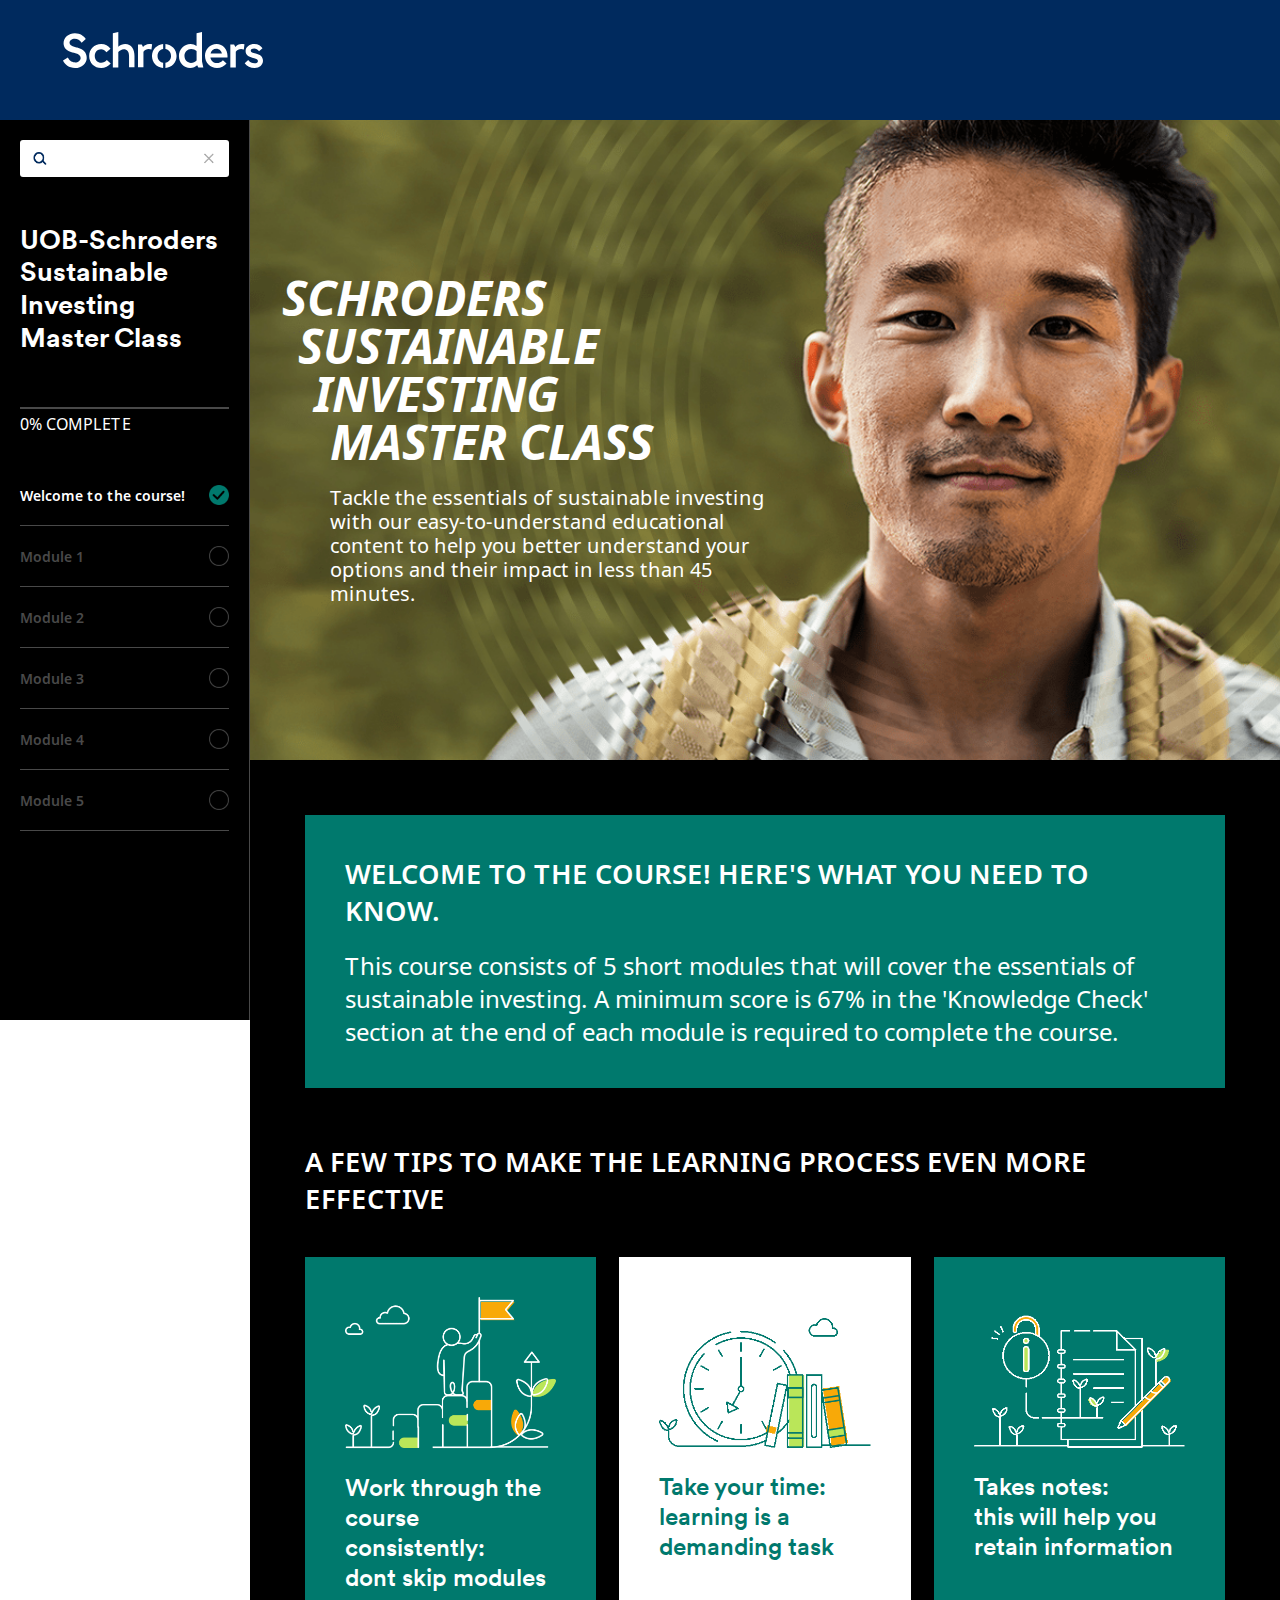
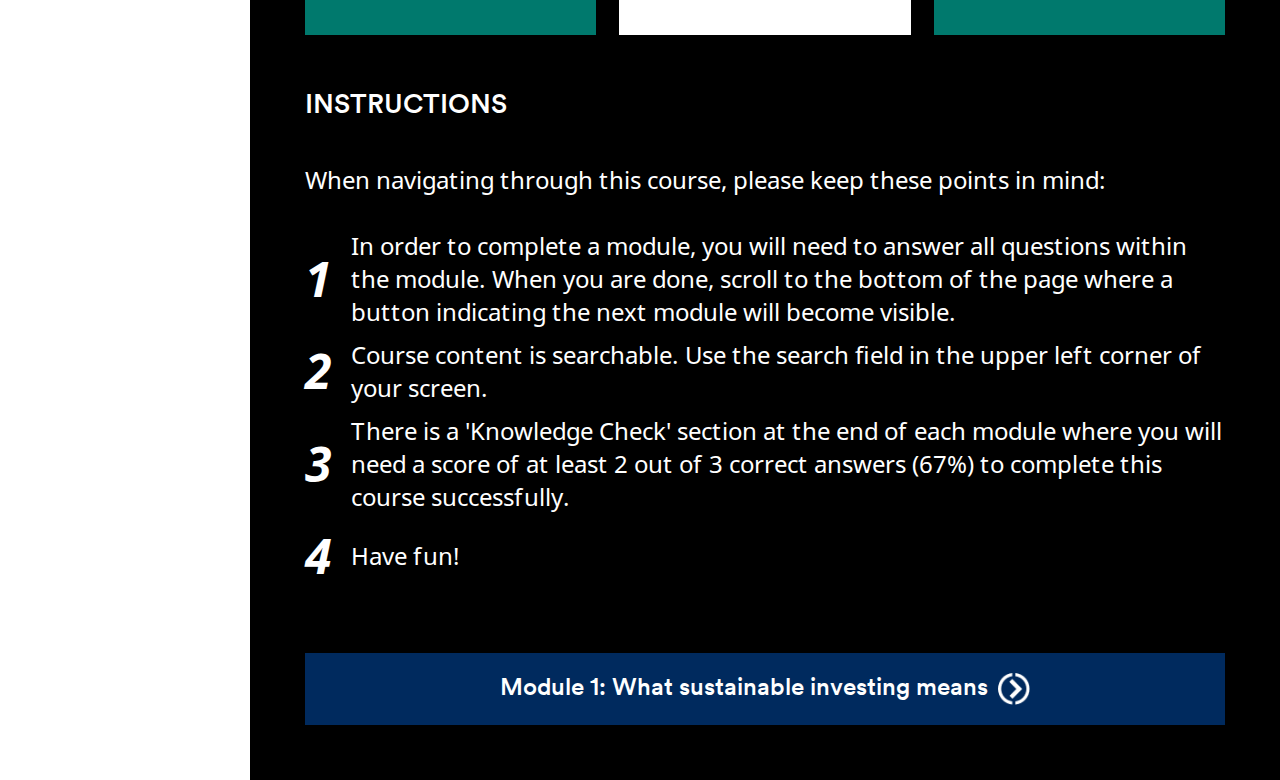
<file: index.html>
<!DOCTYPE html>
<html lang="en" class="">

<head>
	<link rel="stylesheet" href="lib/fonts/schroders-circular-tt.css">
	<link rel="stylesheet" href="lib/fonts/noto-sans.css">
	<link rel="stylesheet" href="lib/index.css">
	<link rel="shortcut icon" href="assets/favicon.ico" type="image/x-icon">
	<meta http-equiv="X-UA-Compatible" content="IE=edge,chrome=1">
	<meta name="viewport" content="width=device-width, initial-scale=1, maximum-scale=1">
	<meta charset="utf-8">
	<title>UOB-Schroders Sustainable Investing Master Class</title>
</head>

<body>
	<div id="app">
		<div id="header" class="header font-circular">
			<span class="logo-center-helper"></span>
			<button class="openbtn" onclick="openNav()">☰</button>
			<a href='index.html'><img class="logo-img" src="assets/schroders-logo-white-solo.svg" /></a>
			<!-- <svg class="logo">
          <use 
            xlink:href="/assets/schroders-logo.svg#layer" 
            href="/assets/schroders-logo.svg#layer">
          </use>
        </svg> -->
		</div>
		<div id="main" class="main">
			<div id="left" class="left">
				<!-- <a href="javascript:void(0)" class="closebtn" onclick="closeNav()">×</a> -->
				<div class="search">
					<img class="search-btn" src='assets/button-search-in-text-field@3x.png' />
					<input type="text" />
					<img class="search-btn" src='assets/button-close-in-text-field@3x.png' />
				</div>
				<h3 class="left-title">
					<span class="left-title-text font-circular">UOB-Schroders
						<span class="left-title-text font-circular">Sustainable
							<span class="left-title-text font-circular">Investing
								<span class="left-title-text font-circular">Master Class
				</h3>
				<div class="progress">
					<div class="progress-bar">
						<div style="width: 0%;"></div>
					</div>
					<div class="progress-text">0% Complete</div>
				</div>
				<div class="checklist">
					<div class="item active">

						<div class="item-content check">
							Welcome to the course!
							<img src='assets/button-check-filled@3x.png' />
						</div>
						<div class="subitem">
							<div class="item">
								<div class="item-content check">
									Module 1
									<img src='assets/button-check-default@3x.png' />
								</div>
							</div>
							<div class="item">
								<div class="item-content check">
									Module 2
									<img src='assets/button-check-default@3x.png' />
								</div>
							</div>
							<div class="item">
								<div class="item-content check">
									Module 3
									<img src='assets/button-check-default@3x.png' />
								</div>
							</div>
							<div class="item">
								<div class="item-content check">
									Module 4
									<img src='assets/button-check-default@3x.png' />
								</div>
							</div>
							<div class="item">
								<div class="item-content check">
									Module 5
									<img src='assets/button-check-default@3x.png' />
								</div>
							</div>
						</div>
					</div>
				</div>
			</div>
			<div id="right" class="right">
				<div class="banner intro">
					<div class="banner-text">
						<div class="title">
							<span class="title-text">Schroders
								<span class="title-text">Sustainable
									<span class="title-text">Investing
										<span class="title-text">Master Class
											<div class="subtitle">
												Tackle the essentials of sustainable investing with our
												easy-to-understand educational content
												to help you better understand your options and their impact in less than
												45 minutes.
											</div>
										</span>
									</span>
								</span>
							</span>
						</div>
					</div>
				</div>
				<div class="content">
					<div class="section welcome">
						<div class="section-title">
							Welcome to the course! here's what you need to know.
						</div>
						<div class="section-text">
							This course consists of 5 short modules that will cover the essentials of sustainable
							investing. A minimum
							score is 67% in the 'Knowledge Check' section at the end of each module is required to
							complete the
							course.
						</div>
					</div>
					<div class="section tips">
						<div class="section-title">
							A few tips to make the learning process even more effective
						</div>
						<div class="tips-boxes font-circular">
							<div class="card">
								<img src='assets/illustrations-tips-1@3x.png' />
								<p>&nbsp;</p>
								<div class="section-text">
									Work through the course consistently:<br />
									dont skip modules
								</div>
							</div>

							<div class="card">
								<img src='assets/illustrations-tips-2@3x.png' />
								<p>&nbsp;</p>
								<div class="section-text">
									Take your time:<br />
									learning is a demanding task
								</div>
							</div>

							<div class="card">
								<img src='assets/illustrations-tips-3@3x.png' />
								<p>&nbsp;</p>
								<div class="section-text">
									Takes notes:<br />
									this will help you retain information
								</div>
							</div>
						</div>
					</div>

					<div class="section instructions">
						<div class="section-title font-circular">
							Instructions
						</div>
						<div class="section-text">
							When navigating through this course, please keep these points in mind: <br /></br />
							<div class="point">
								<div class="point-number">1</div>
								<div class="point-text">In order to complete a module, you will need to answer all
									questions within the
									module. When you are done, scroll to the bottom of the page where a button
									indicating the next module
									will become visible.</div>
							</div>
							<div class="point">
								<div class="point-number">2</div>
								<div class="point-text">Course content is searchable. Use the search field in the upper
									left corner of
									your screen.</div>
							</div>
							<div class="point">
								<div class="point-number">3</div>
								<div class="point-text">There is a 'Knowledge Check' section at the end of each module
									where you will
									need a score of at least 2 out of 3 correct answers (67%) to complete this course
									successfully.</div>
							</div>
							<div class="point">
								<div class="point-number">4</div>
								<div class="point-text">Have fun!</div>
							</div>
						</div>
					</div>
				</div>
				<div class="section module">
					<a href='module01-01.html' class="module-question font-circular">
						<div class="section-text">
							Module 1: What sustainable investing means <img src="assets/btn-cta-white@3x.png" />
						</div>
					</a>
				</div>
			</div>
		</div>
	</div>

	<script src="lib/index.js">
	</script>
</body>

</html>
</file>
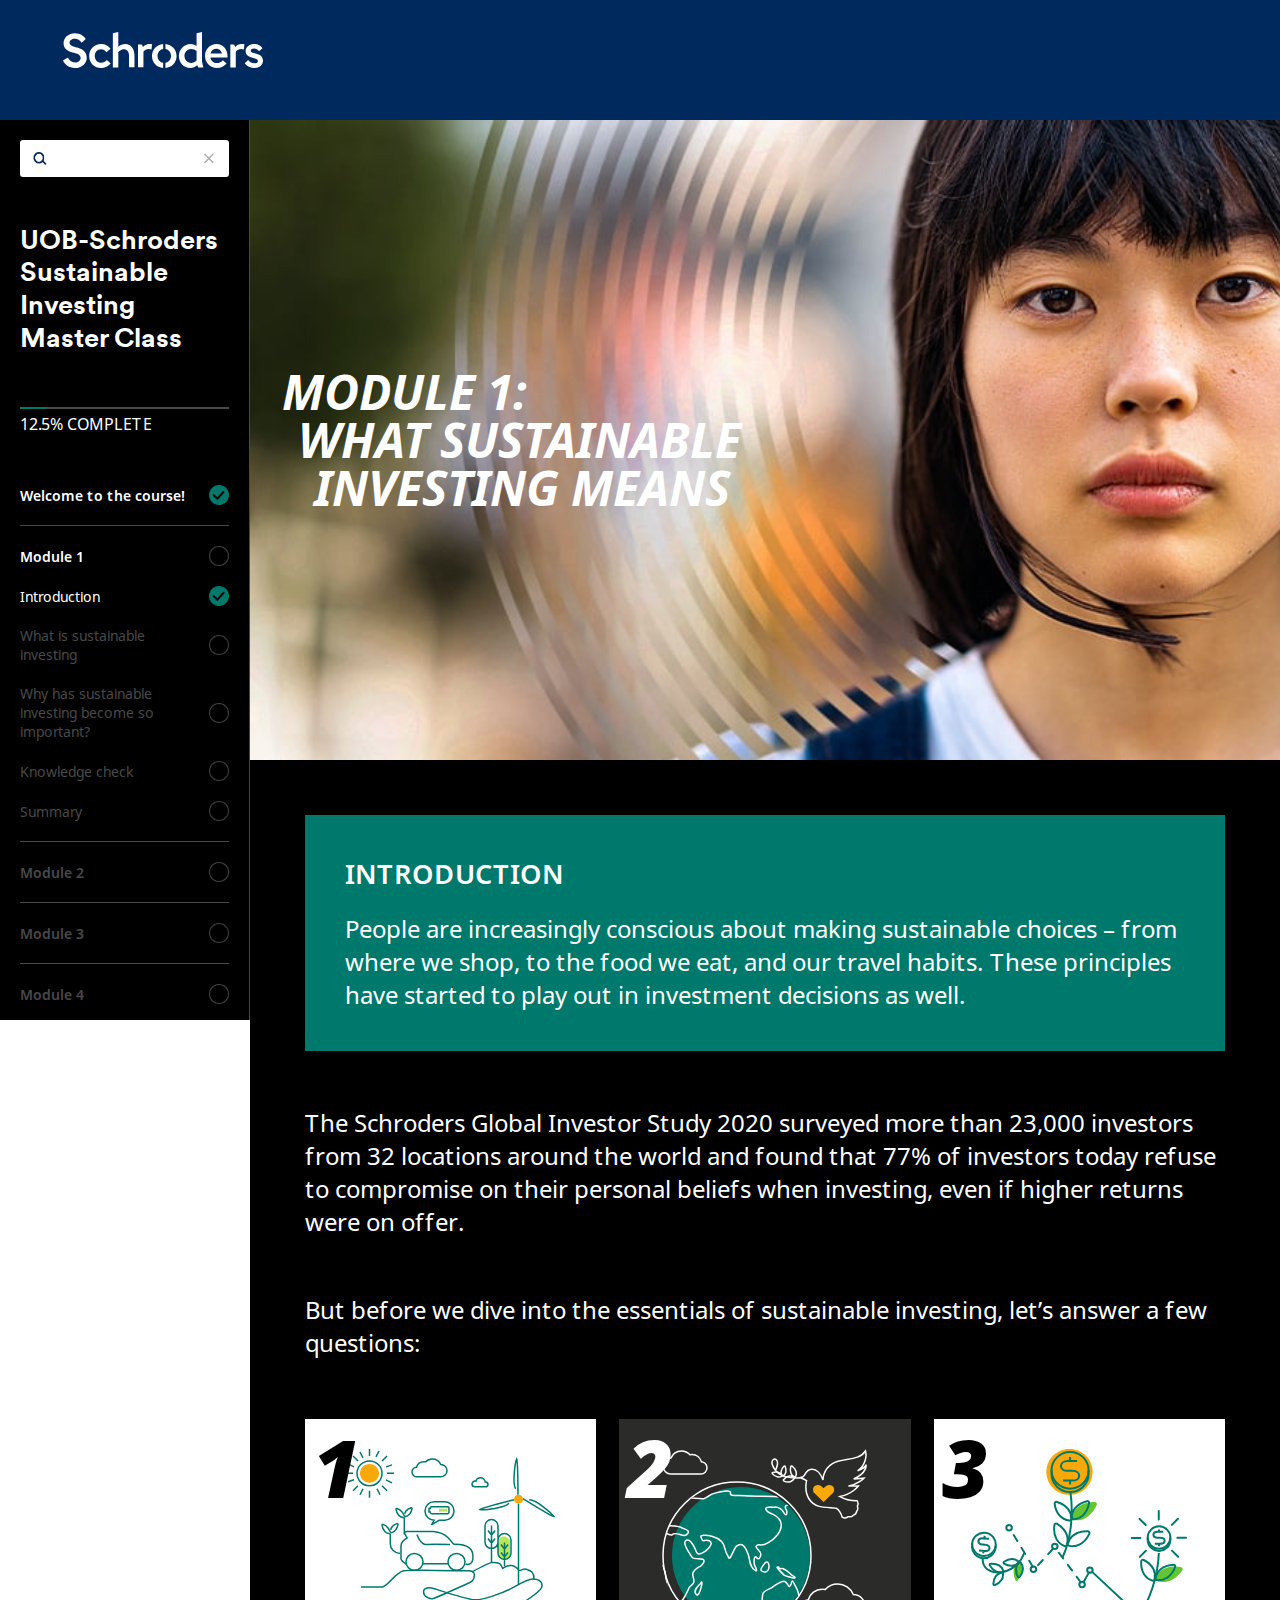
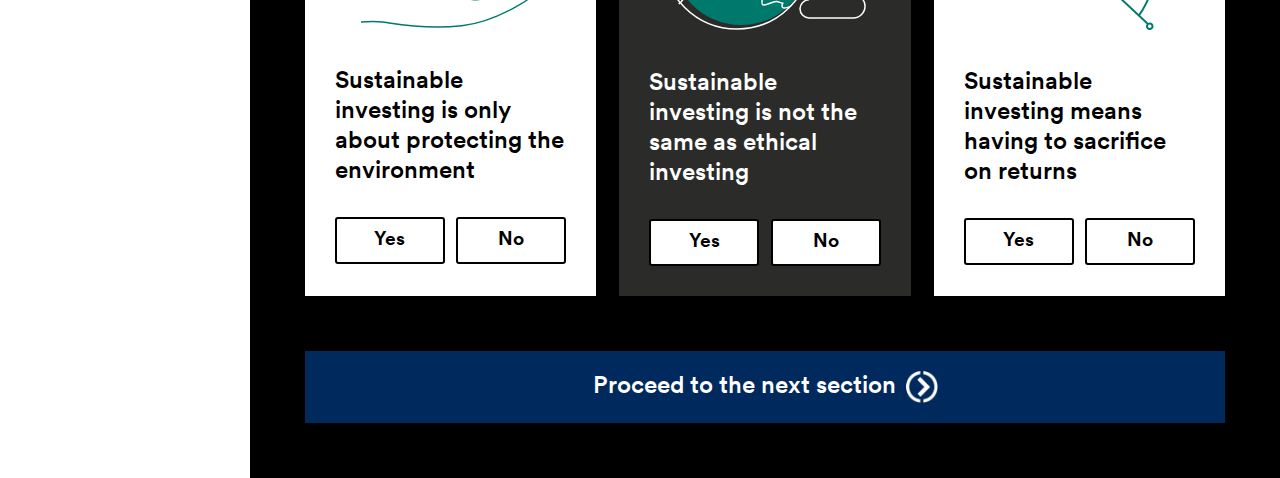
<file: module01-01.html>
<!DOCTYPE html>
<html lang="en" class="">
  <head>
    <link rel="stylesheet" href="lib/fonts/schroders-circular-tt.css">
    <link rel="stylesheet" href="lib/fonts/noto-sans.css">
    <link rel="stylesheet" href="lib/index.css">
    <link rel="shortcut icon" href="assets/favicon.ico" type="image/x-icon">
    <meta http-equiv="X-UA-Compatible" content="IE=edge,chrome=1">
    <meta name="viewport" content="width=device-width, initial-scale=1, maximum-scale=1">
    <meta charset="utf-8">
    <title>UOB-Schroders Sustainable Investing Master Class</title>
  </head>
  <body>
    <div id="app">
      <div class="header font-circular">
        <span class="logo-center-helper"></span>
        <a href='index.html'><img class="logo-img" src="assets/schroders-logo-white-solo.svg" /></a>
      </div>
      <div class="main">
        <div class="left">
          <div class="search">
            <img class="search-btn" src='assets/button-search-in-text-field@3x.png' />
            <input type="text" />
            <img class="search-btn" src='assets/button-close-in-text-field@3x.png' />
          </div>
          <h3 class="left-title">
            <span class="left-title-text font-circular">UOB-Schroders               
              <span class="left-title-text font-circular">Sustainable               
                <span class="left-title-text font-circular">Investing                     
                  <span class="left-title-text font-circular">Master Class
          </h3>
          <div class="progress">
            <div class="progress-bar"><div style="width: 12.5%;"></div></div>
            <div class="progress-text">12.5% Complete</div>
          </div>
          <div class="checklist">
            <div class="item active">
              <div class="item-content check">
                Welcome to the course!
                <img src='assets/button-check-filled@3x.png' />
              </div>
              <div class="subitem">
                
                <div class="subitem">
                  <div class="item active">
                    <div class="item-content">
                      <div class="item-content check">
                        Module 1
                        <img src="assets/button-check-default@3x.png">
                      </div> 
                      <div class="subitem">
                        <div class="item active">
                          <div class="item-content check">
                            Introduction
                            <img src="assets/button-check-filled@3x.png">
                          </div>
                        </div>
                        <div class="item">
                          <div class="item-content check">
                            What is sustainable investing
                            <img src="assets/button-check-default@3x.png">
                          </div>
                        </div>
                        <div class="item">
                          <div class="item-content check">
                            Why has sustainable investing become so important?
                            <img src="assets/button-check-default@3x.png">
                          </div>
                        </div>
                        <div class="item">
                          <div class="item-content check">
                            Knowledge check
                            <img src="assets/button-check-default@3x.png">
                          </div>
                        </div>
                        <div class="item">
                          <div class="item-content check">
                            Summary
                            <img src="assets/button-check-default@3x.png">
                          </div>
                        </div>
                      </div>
                    </div>
                  </div>
                  
                </div>
                <div class="item">
                  <div class="item-content check">
                    Module 2
                    <img src='assets/button-check-default@3x.png' />
                  </div>
                </div>
                <div class="item">
                  <div class="item-content check">
                    Module 3
                    <img src='assets/button-check-default@3x.png' />
                  </div>
                </div>
                <div class="item">
                  <div class="item-content check">
                    Module 4
                    <img src='assets/button-check-default@3x.png' />
                  </div>
                </div>
                <div class="item">
                  <div class="item-content check">
                    Module 5
                    <img src='assets/button-check-default@3x.png' />
                  </div>
                </div>
              </div>
            </div>
          </div>
        </div>
        <div class="right">
          <div class="banner module1-1">
            <div class="banner-text">
              <div class="title">
                <span class="title-text">Module 1:               
                  <span class="title-text">What Sustainable               
                    <span class="title-text">Investing Means 
                    </span>
                  </span>
                </span>
              </div>
          </div>
          </div>
          <div class="content">
            <div class="section welcome">
              <div class="section-title">
                Introduction
              </div>
              <div class="section-text">
                People are increasingly conscious about making sustainable choices – from where we shop, to the food we eat, and our travel habits. These principles have started to play out in investment decisions as well. 
              </div>
            </div>
            <div class="section instructions">
              <div class="section-text">
                The Schroders Global Investor Study 2020 surveyed more than 23,000 investors from 32 locations around the world and found that 77% of investors today refuse to compromise on their personal beliefs when investing, even if higher returns were on offer. 
              </div>
            </div>
            <div class="section instructions">
              <div class="section-text">
                But before we dive into the essentials of sustainable investing, let’s answer a few questions:
              </div> 
            </div>

            <div class="module-answers">
              <div class="module-answer answer">
                <div class="module-answer-box option fadeInOut">
                  <div class="option-number">1</div>
                  <div class="image">
                    <img src='assets/illustrations-mod-1-qn-1.svg' />
                  </div>
                  <div class="section-text">
                    Sustainable investing is only about protecting the environment
                    <div class="module-buttons-wrapper">
                      <button onclick="showModuleAnswerFeedback(this)" class="submodule-button" type="button" value="false">
                        Yes
                      </button>
                      <button onclick="showModuleAnswerFeedback(this)" class="submodule-button" type="button" value="true">
                        No
                      </button>
                    </div>
                  </div>
                </div>
                <div class="module-answer-box feedback correct fadeInOut hidden">
                  <div class="result">
                    Correct!
                  </div>
                  <div class="section-text">
                    The 'E' of 'ESG' is indeed environment, but social 'S' and governance 'G' factors are also fundamental to sustainable investing.
                  </div>
                </div>
                <div class="module-answer-box feedback incorrect fadeInOut hidden">
                  <div class="result">
                    Incorrect!
                  </div>
                  <div class="section-text">
                    The 'E' of 'ESG' is indeed environment, but social 'S' and governance 'G' factors are also fundamental to sustainable investing.
                  </div>
                </div>
              </div>

              <div class="module-answer answer">
                <div class="module-answer-box option fadeInOut">
                  <div class="option-number">2</div>
                  <div class="image">
                    <img src='assets/illustrations-mod-1-qn-2.svg' />
                  </div>
                  <div class="section-text">
                    Sustainable investing is not the same as ethical investing
                    <div class="module-buttons-wrapper">
                      <button 
                        onclick="showModuleAnswerFeedback(this)" class="submodule-button" 
                        type="button" 
                        value="true"
                      >
                        Yes
                      </button>
                      <button
                        onclick="showModuleAnswerFeedback(this)" class="submodule-button"
                        type="button"
                        value="false"
                      >
                        No
                      </button>
                    </div>
                  </div>
                </div>
                <div class="module-answer-box feedback correct fadeInOut hidden">
                  <div class="result">
                    Correct!
                  </div>
                  <div class="section-text">
                    A big part of sustainable investing is enganging with companies in order to protect and enhance the value of investments, not just excluding ethically dubious sectors.
                  </div>
                </div>
                <div class="module-answer-box feedback incorrect fadeInOut hidden">
                  <div class="result">
                    Incorrect!
                  </div>
                  <div class="section-text">
                    A big part of sustainable investing is enganging with companies in order to protect and enhance the value of investments, not just excluding ethically dubious sectors.
                  </div>
                </div>
              </div>

              <div class="module-answer answer">
                <div class="module-answer-box option fadeInOut">
                  <div class="option-number">3</div>
                  <div class="image">
                    <img src='assets/illustrations-mod-1-qn-3.svg' />
                  </div>
                  <div class="section-text">
                    Sustainable investing means having to sacrifice on returns
                    <div class="module-buttons-wrapper">
                      <button 
                        onclick="showModuleAnswerFeedback(this)" class="submodule-button" 
                        type="button" 
                        value="false"
                      >
                        Yes
                      </button>
                      <button
                        onclick="showModuleAnswerFeedback(this)" class="submodule-button"
                        type="button"
                        value="true"
                      >
                        No
                      </button>
                    </div>
                  </div>
                </div>
                <div class="module-answer-box feedback correct fadeInOut hidden">
                  <div class="result">
                    Correct!
                  </div>
                  <div class="section-text">
                    Companies that consider ESG issues can increase returns and / or reduce risks compared to those that don't. An increasing amount of financial research backs this up<sup>1</sup>.
                    
                    <div class="reference">
                      <sup>1</sup>Source: Journal of Sustainable Finance and Investment, Morningstar Financial Research, 2020.
                    </div>
                  </div>
                </div>
                <div class="module-answer-box feedback incorrect fadeInOut hidden">
                  <div class="result">
                    Incorrect!
                  </div>
                  <div class="section-text">
                    Companies that consider ESG issues can increase returns and / or reduce risks compared to those that don't. An increasing amount of financial research backs this up<sup>1</sup>.
                    
                    <div class="reference">
                      <sup>1</sup>Source: Journal of Sustainable Finance and Investment, Morningstar Financial Research, 2020.
                    </div>
                  </div>
                </div>
              </div>
            </div>
            
            
          </div>
          <div class="section module">
            <a href='module01-02.html' class="module-question font-circular">
              <div class="section-text">
                Proceed to the next section <img src="assets/btn-cta-white@3x.png" />
              </div>
            </a>
          </div>
        </div>
      </div>
    </div>
    
    <script src="lib/index.js">
    </script>
  </body>
</html>
</file>
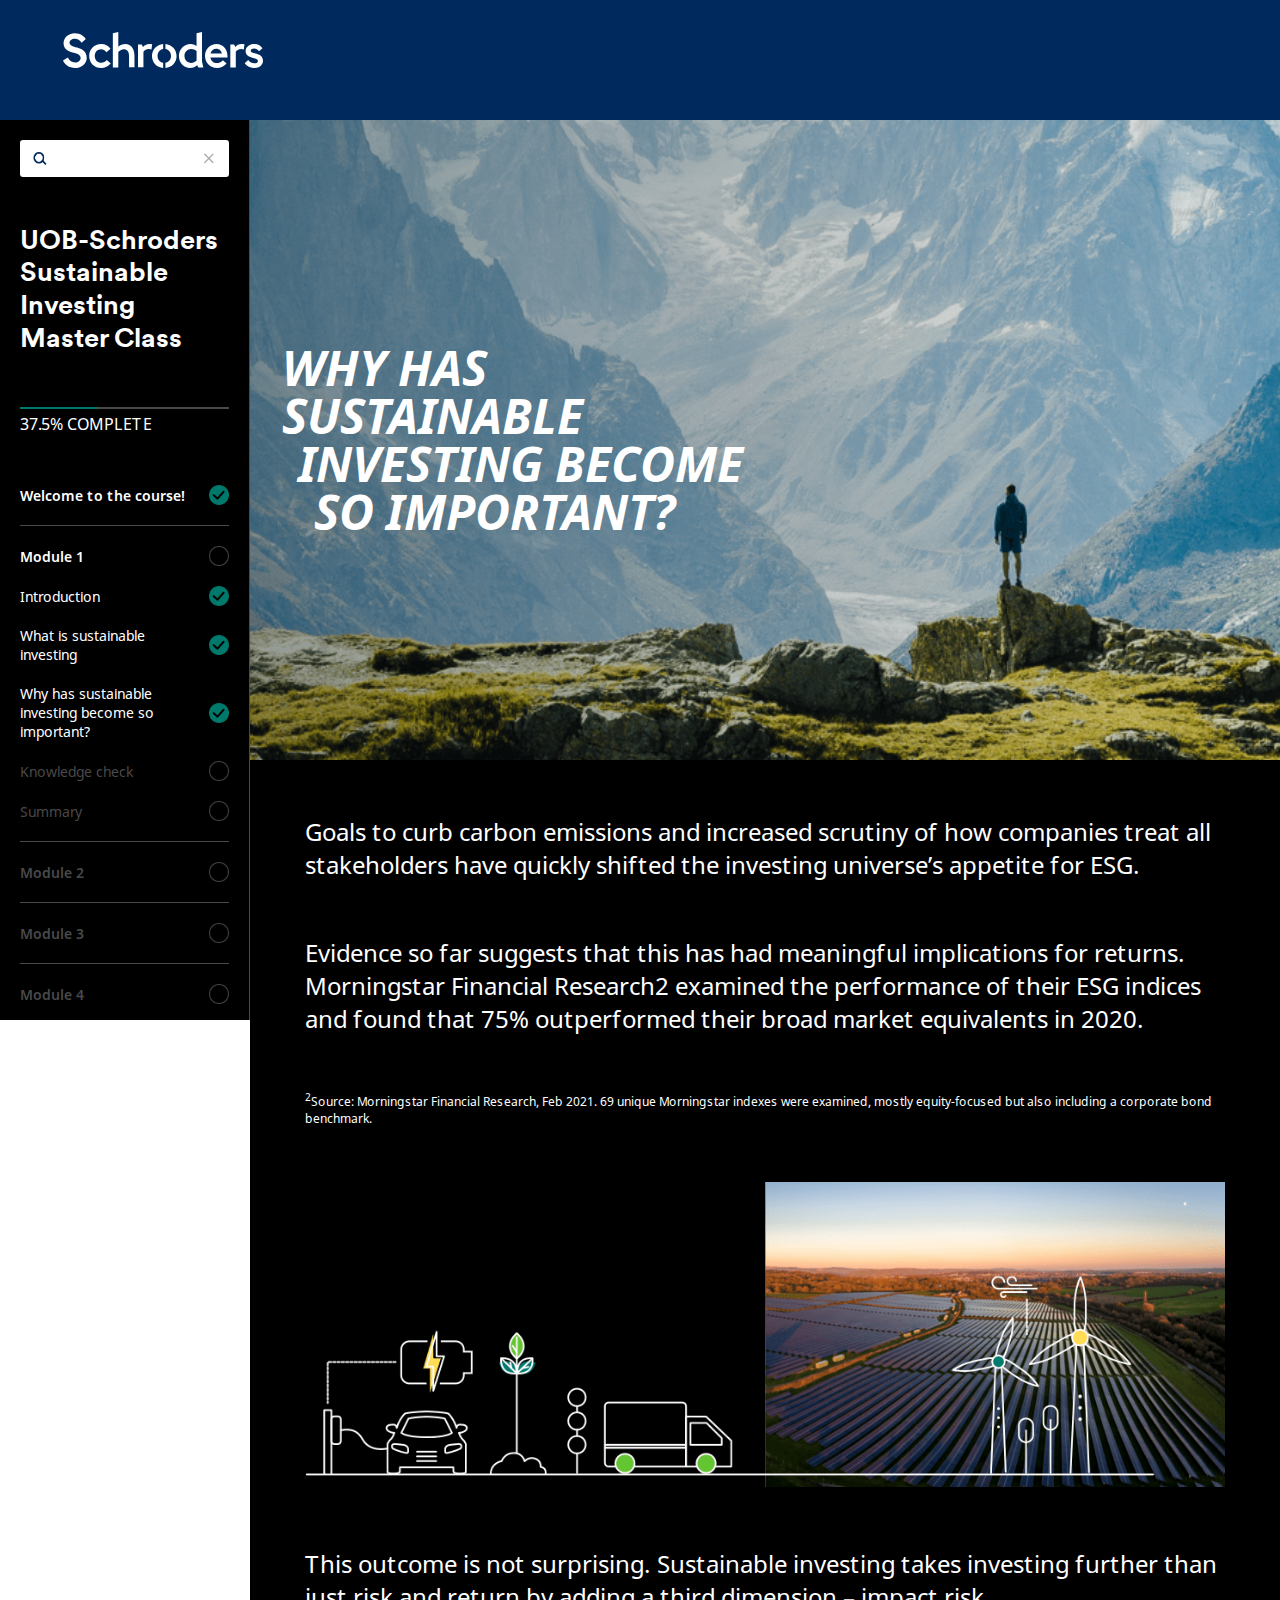
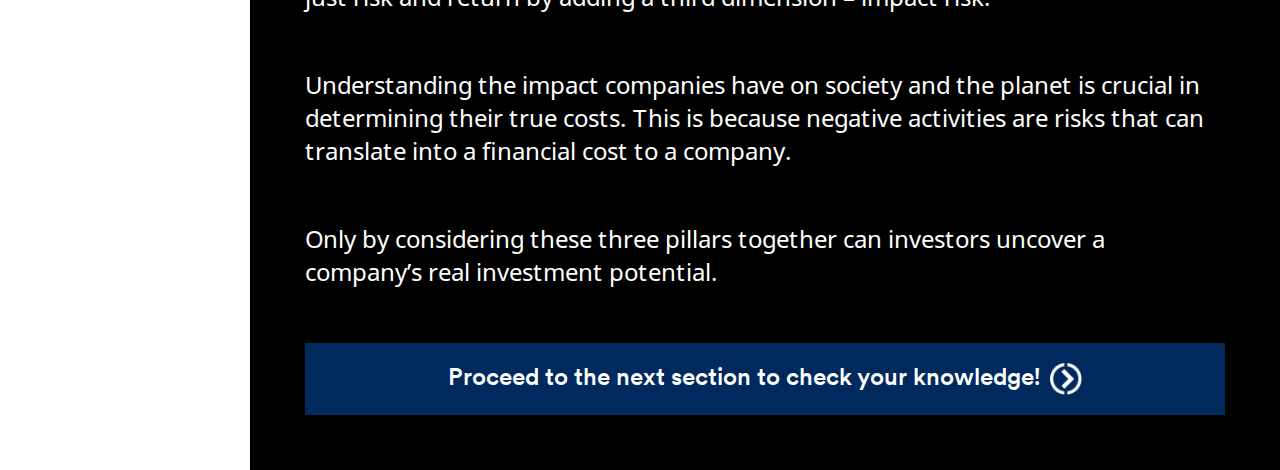
<file: module01-03.html>
<!DOCTYPE html>
<html lang="en" class="">

<head>
  <link rel="stylesheet" href="lib/fonts/schroders-circular-tt.css">
  <link rel="stylesheet" href="lib/fonts/noto-sans.css">
  <link rel="stylesheet" href="lib/index.css">
  <link rel="stylesheet" href="https://cdn.plyr.io/3.6.9/plyr.css" />
  <link rel="shortcut icon" href="assets/favicon.ico" type="image/x-icon">
  <meta http-equiv="X-UA-Compatible" content="IE=edge,chrome=1">
  <meta name="viewport" content="width=device-width, initial-scale=1, maximum-scale=1">
  <meta charset="utf-8">
  <title>UOB-Schroders Sustainable Investing Master Class</title>
</head>

<body>
  <div id="app">
    <div class="header font-circular">
      <span class="logo-center-helper"></span>
      <a href='index.html'><img class="logo-img" src="assets/schroders-logo-white-solo.svg" /></a>
    </div>
    <div class="main">
      <div class="left">
        <div class="search">
          <img class="search-btn" src='assets/button-search-in-text-field@3x.png' />
          <input type="text" />
          <img class="search-btn" src='assets/button-close-in-text-field@3x.png' />
        </div>
        <h3 class="left-title">
          <span class="left-title-text font-circular">UOB-Schroders
            <span class="left-title-text font-circular">Sustainable
              <span class="left-title-text font-circular">Investing
                <span class="left-title-text font-circular">Master Class
        </h3>
        <div class="progress">
          <div class="progress-bar">
            <div style="width: 37.5%;"></div>
          </div>
          <div class="progress-text">37.5% Complete</div>
        </div>
        <div class="checklist">
          <div class="item active">
            <div class="item-content check">
              Welcome to the course!
              <img src='assets/button-check-filled@3x.png' />
            </div>
            <div class="subitem">

              <div class="subitem">
                <div class="item active">
                  <div class="item-content">
                    <div class="item-content check">
                      Module 1
                      <img src="assets/button-check-default@3x.png">
                    </div>
                    <div class="subitem">
                      <div class="item active">
                        <div class="item-content check">
                          Introduction
                          <img src="assets/button-check-filled@3x.png">
                        </div>
                      </div>
                      <div class="item active">
                        <div class="item-content check">
                          What is sustainable investing
                          <img src="assets/button-check-filled@3x.png">
                        </div>
                      </div>
                      <div class="item active">
                        <div class="item-content check">
                          Why has sustainable investing become so important?
                          <img src="assets/button-check-filled@3x.png">
                        </div>
                      </div>
                      <div class="item">
                        <div class="item-content check">
                          Knowledge check
                          <img src="assets/button-check-default@3x.png">
                        </div>
                      </div>
                      <div class="item">
                        <div class="item-content check">
                          Summary
                          <img src="assets/button-check-default@3x.png">
                        </div>
                      </div>
                    </div>
                  </div>
                </div>

              </div>
              <div class="item">
                <div class="item-content check">
                  Module 2
                  <img src='assets/button-check-default@3x.png' />
                </div>
              </div>
              <div class="item">
                <div class="item-content check">
                  Module 3
                  <img src='assets/button-check-default@3x.png' />
                </div>
              </div>
              <div class="item">
                <div class="item-content check">
                  Module 4
                  <img src='assets/button-check-default@3x.png' />
                </div>
              </div>
              <div class="item">
                <div class="item-content check">
                  Module 5
                  <img src='assets/button-check-default@3x.png' />
                </div>
              </div>
            </div>
          </div>
        </div>
      </div>
      <div class="right">
        <div class="banner module1-3">
          <div class="banner-text">
            <div class="title">
              <span class="title-text">WHY HAS SUSTAINABLE
                <span class="title-text">INVESTING BECOME
                  <span class="title-text">SO IMPORTANT?
                  </span>
                </span>
              </span>
            </div>
          </div>
        </div>
        <div class="content">

          <div class="section instructions">
            <div class="section-text">
              <p>Goals to curb carbon emissions and increased scrutiny of how companies treat all stakeholders have quickly shifted the investing universe’s appetite for ESG.</p> 
            </div>
          </div>
          <div class="section instructions">     
            <div class="section-text">
              <p>Evidence so far suggests that this has had meaningful implications for returns. Morningstar Financial Research2 examined the performance of their ESG indices and found that 75% outperformed their broad market equivalents in 2020.</p>
            </div>
          </div>
          <div class="section instructions">   
          <div class="reference-text">
              <sup>2</sup>Source: Morningstar Financial Research, Feb 2021. 69 unique Morningstar indexes were examined, mostly equity-focused but also including a corporate bond benchmark.
          </div>
        </div>
        <div class="section instructions">  
          <img class="image full-width" src='assets/illustrations-mod-1-why-has-sustainable@2x.png' />
        </div>
        <div class="section instructions">
          <div class="section-text">
        This outcome is not surprising. Sustainable investing takes investing further than just risk and return by adding a third dimension – impact risk. 
            </div>
        </div>
        <div class="section instructions">
          <div class="section-text">    
        Understanding the impact companies have on society and the planet is crucial in determining their true costs. This is because negative activities are risks that can translate into a financial cost to a company. 
          </div>
        </div>
        <div class="section instructions">
          <div class="section-text"> 
Only by considering these three pillars together can investors uncover a company’s real investment potential.
  </div>
</div>
        </div>
        <div class="section module">
          <a href='module01-04.html' class="module-question font-circular">
            <div class="section-text">
              Proceed to the next section to check your knowledge! <img src="assets/btn-cta-white@3x.png" />
            </div>
          </a>
        </div>
      </div>
    </div>
  </div>

  <script src="lib/index.js">
  </script>
</body>

</html>
</file>
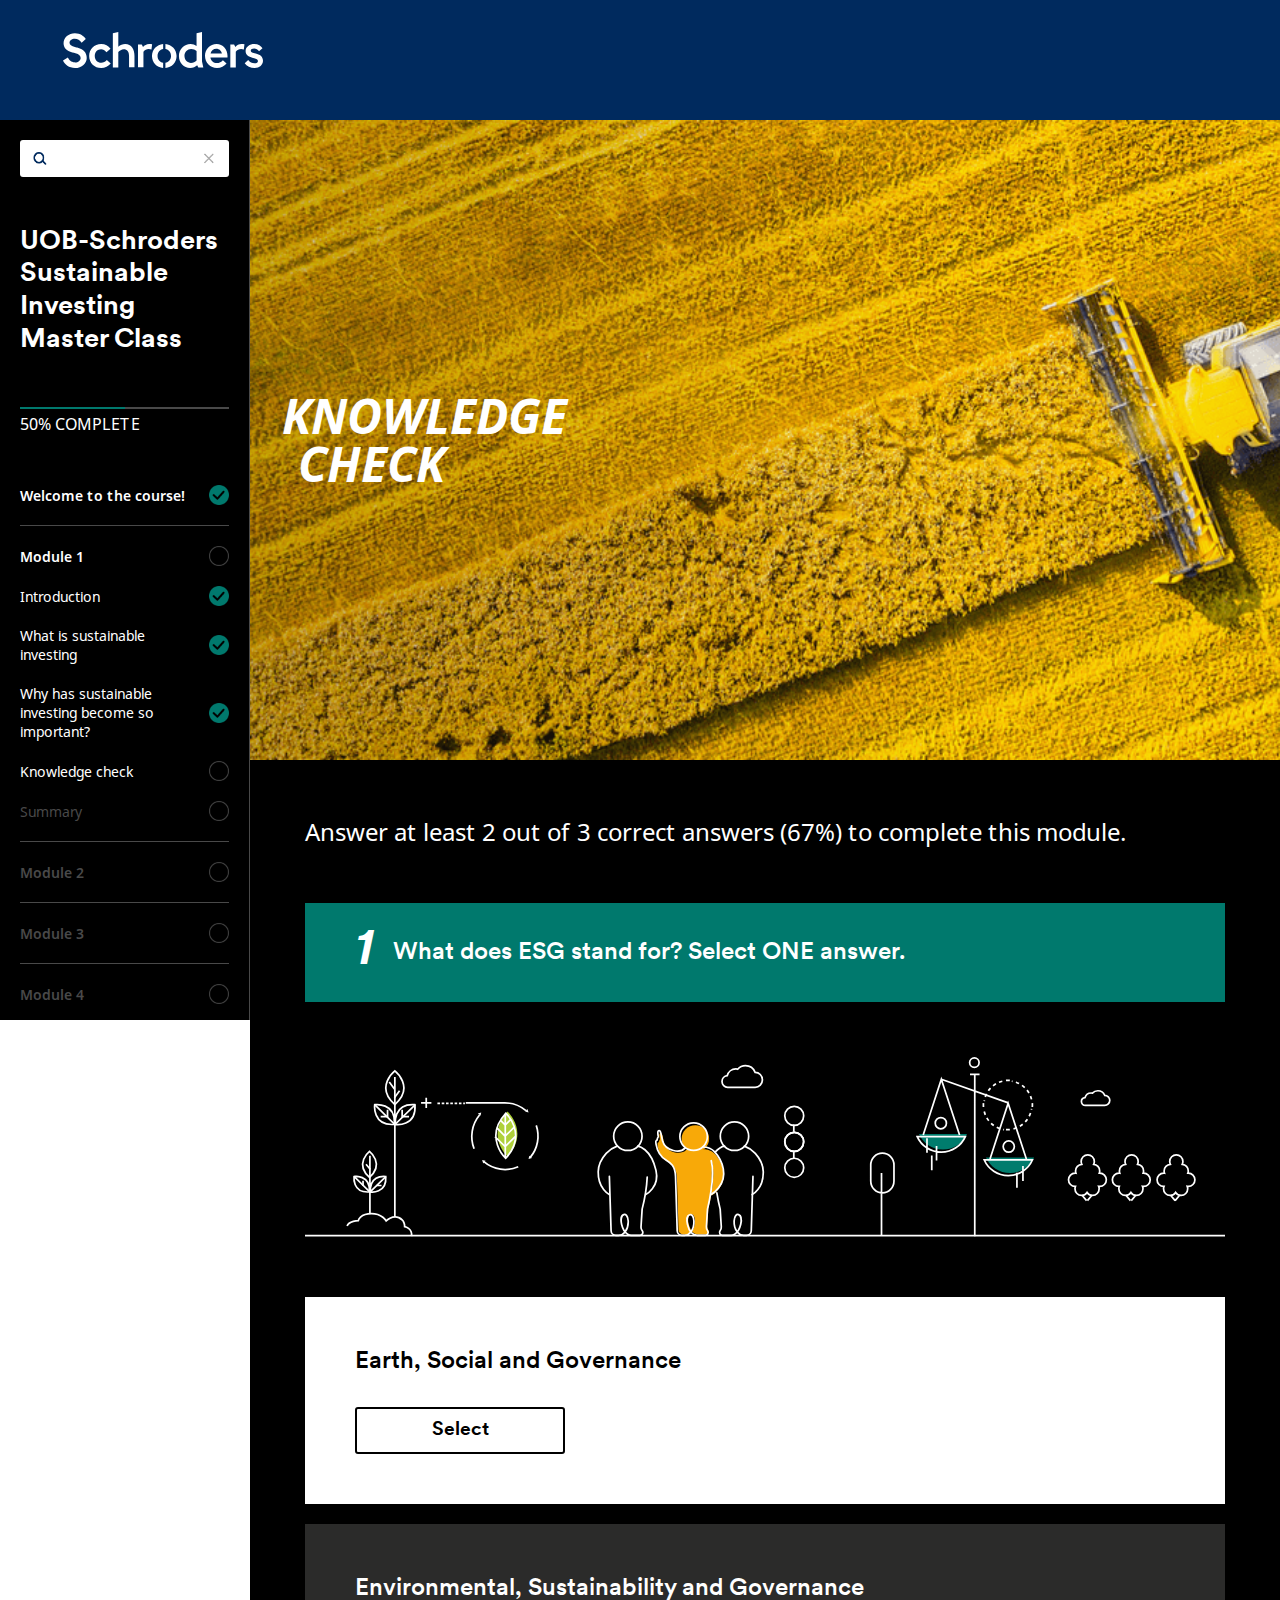
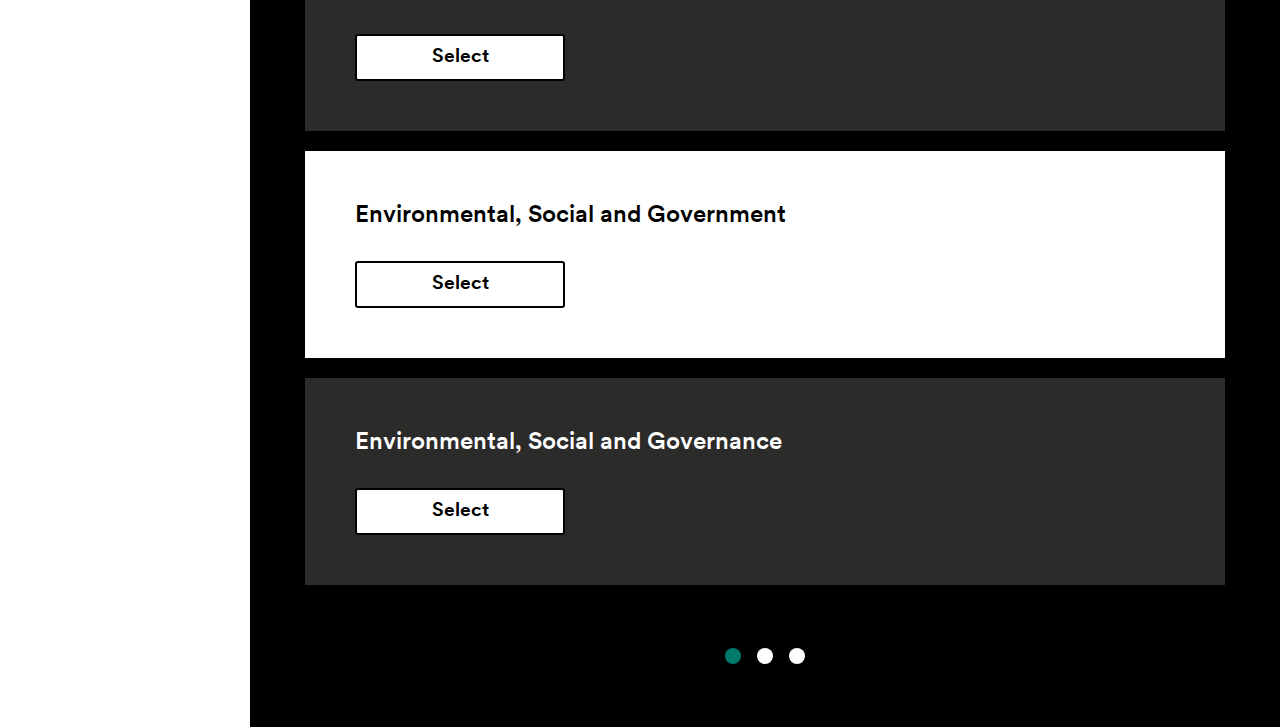
<file: module01-04.html>
<!DOCTYPE html>
<html lang="en" class="">

<head>
  <link rel="stylesheet" href="lib/fonts/schroders-circular-tt.css">
  <link rel="stylesheet" href="lib/fonts/noto-sans.css">
  <link rel="stylesheet" href="lib/index.css">
  <link rel="stylesheet" href="https://cdn.plyr.io/3.6.9/plyr.css" />
  <link rel="shortcut icon" href="assets/favicon.ico" type="image/x-icon">
  <meta http-equiv="X-UA-Compatible" content="IE=edge,chrome=1">
  <meta name="viewport" content="width=device-width, initial-scale=1, maximum-scale=1">
  <meta charset="utf-8">
  <title>UOB-Schroders Sustainable Investing Master Class</title>
</head>

<body onload="resetScore()">
  <div id="app">
    <div class="header font-circular">
      <span class="logo-center-helper"></span>
      <a href='index.html'><img class="logo-img" src="assets/schroders-logo-white-solo.svg" /></a>
    </div>
    <div class="main">
      <div class="left">
        <div class="search">
          <img class="search-btn" src='assets/button-search-in-text-field@3x.png' />
          <input type="text" />
          <img class="search-btn" src='assets/button-close-in-text-field@3x.png' />
        </div>
        <h3 class="left-title">
          <span class="left-title-text font-circular">UOB-Schroders
            <span class="left-title-text font-circular">Sustainable
              <span class="left-title-text font-circular">Investing
                <span class="left-title-text font-circular">Master Class
        </h3>
        <div class="progress">
          <div class="progress-bar">
            <div style="width: 50%;"></div>
          </div>
          <div class="progress-text">50% Complete</div>
        </div>
        <div class="checklist">
          <div class="item active">
            <div class="item-content check">
              Welcome to the course!
              <img src='assets/button-check-filled@3x.png' />
            </div>
            <div class="subitem">

              <div class="subitem">
                <div class="item active">
                  <div class="item-content">
                    <div class="item-content check">
                      Module 1
                      <img src="assets/button-check-default@3x.png">
                    </div>
                    <div class="subitem">
                      <div class="item active">
                        <div class="item-content check">
                          Introduction
                          <img src="assets/button-check-filled@3x.png">
                        </div>
                      </div>
                      <div class="item active">
                        <div class="item-content check">
                          What is sustainable investing
                          <img src="assets/button-check-filled@3x.png">
                        </div>
                      </div>
                      <div class="item active">
                        <div class="item-content check">
                          Why has sustainable investing become so important?
                          <img src="assets/button-check-filled@3x.png">
                        </div>
                      </div>
                      <div class="item active">
                        <div class="item-content check">
                          Knowledge check
                          <img src="assets/button-check-default@3x.png">
                        </div>
                      </div>
                      <div class="item">
                        <div class="item-content check">
                          Summary
                          <img src="assets/button-check-default@3x.png">
                        </div>
                      </div>
                    </div>
                  </div>
                </div>

              </div>
              <div class="item">
                <div class="item-content check">
                  Module 2
                  <img src='assets/button-check-default@3x.png' />
                </div>
              </div>
              <div class="item">
                <div class="item-content check">
                  Module 3
                  <img src='assets/button-check-default@3x.png' />
                </div>
              </div>
              <div class="item">
                <div class="item-content check">
                  Module 4
                  <img src='assets/button-check-default@3x.png' />
                </div>
              </div>
              <div class="item">
                <div class="item-content check">
                  Module 5
                  <img src='assets/button-check-default@3x.png' />
                </div>
              </div>
            </div>
          </div>
        </div>
      </div>
      <div class="right">
        <div class="banner module1-4">
          <div class="banner-text">
            <div class="title">
              <span class="title-text">KNOWLEDGE
                <span class="title-text">CHECK
                  
                </span>
              </span>
            </div>
          </div>
        </div>
        <div class="content">

          <div class="section instructions">
            <div class="section-text">
              <p>Answer at least 2 out of 3 correct answers (67%) to complete this module.</p> 
            </div>
          </div>

          <div class="section submodule" id="submodule-1-1">
            <a href="#submodule-1-1" class="submodule-question font-circular">
              <div class="section-text">
                <div class="point">
                  <div class="point-number">1</div>
                  <div class="point-text">What does ESG stand for? Select ONE answer.</div>
                </div>
              </div>
            </a>
            <img class="image" src="assets/illustrations-mod-1-kc-1.svg">
            <div class="submodule-answers">
              <div class="submodule-answer answer">
                <div class="submodule-answer-box option fadeInOut">
                  <div class="section-text">
                    Earth, Social and Governance
                    <div>
                      <button id="button1" onclick="showSubmoduleAnswerFeedback(this, 0)" class="submodule-button" type="button">
                        Select
                      </button>
                    </div>
                  </div>
                </div>
                <div class="submodule-answer-box feedback incorrect fadeInOut hidden">
                  <div class="result">
                    Incorrect!
                  </div> 
                  <div class="section-text">
                    'ESG' Stands for Environmental, Social and Governance.
                  </div>
                </div>
              </div>
              
              <div class="submodule-answer answer">
                <div class="submodule-answer-box option">
                  <div class="section-text">
                    Environmental, Sustainability and Governance
                    <div>
                      <button id="button2" onclick="showSubmoduleAnswerFeedback(this, 0)" class="submodule-button" type="button">
                        Select
                      </button>
                    </div>
                  </div>
                </div>
                <div class="submodule-answer-box feedback incorrect fadeInOut hidden">
                  <div class="result">
                    Incorrect!
                  </div>
                  <div class="section-text">
                    'ESG' Stands for Environmental, Social and Governance.
                  </div>
                </div>
              </div>

              <div class="submodule-answer answer">
                <div class="submodule-answer-box option">
                  <div class="section-text">
                    Environmental, Social and Government
                    <div>
                      <button id="button3" onclick="showSubmoduleAnswerFeedback(this, 0)" class="submodule-button" type="button">
                        Select
                      </button>
                    </div>
                  </div>
                </div>
                <div class="submodule-answer-box feedback incorrect fadeInOut hidden">
                  <div class="result">
                    Incorrect!
                  </div>
                  <div class="section-text">
                    'ESG' Stands for Environmental, Social and Governance.
                  </div>
                </div>
              </div>

              <div class="submodule-answer answer">
                <div class="submodule-answer-box option">
                  <div class="section-text">
                    Environmental, Social and Governance
                    <div>
                      <button id="button4" onclick="showSubmoduleAnswerFeedback(this, 1)" class="submodule-button" type="button">
                        Select
                      </button>
                    </div>
                  </div>
                </div>
                <div class="submodule-answer-box feedback correct fadeInOut hidden">
                  <div class="result">
                    Correct!
                  </div>
                  <div class="section-text">
                    'ESG' Stands for Environmental, Social and Governance.
                  </div>
                </div>
              </div>
            </div>
            <div class="submodule-indicators">
              <div class="submodule-indicator active"></div>
              <div class="submodule-indicator"></div>
              <div class="submodule-indicator"></div>
            </div>
          </div>
          
        </div>
        <div class="section module" id="module-1">
          <a href='module01-05.html' class="module-question font-circular">
            <div class="section-text">
              Go to question 2 <img src="assets/btn-cta-white@3x.png" />
            </div>
          </a>
        </div>
      </div>
    </div>
  </div>

  <script src="lib/index.js">
  </script>
</body>

</html>
</file>
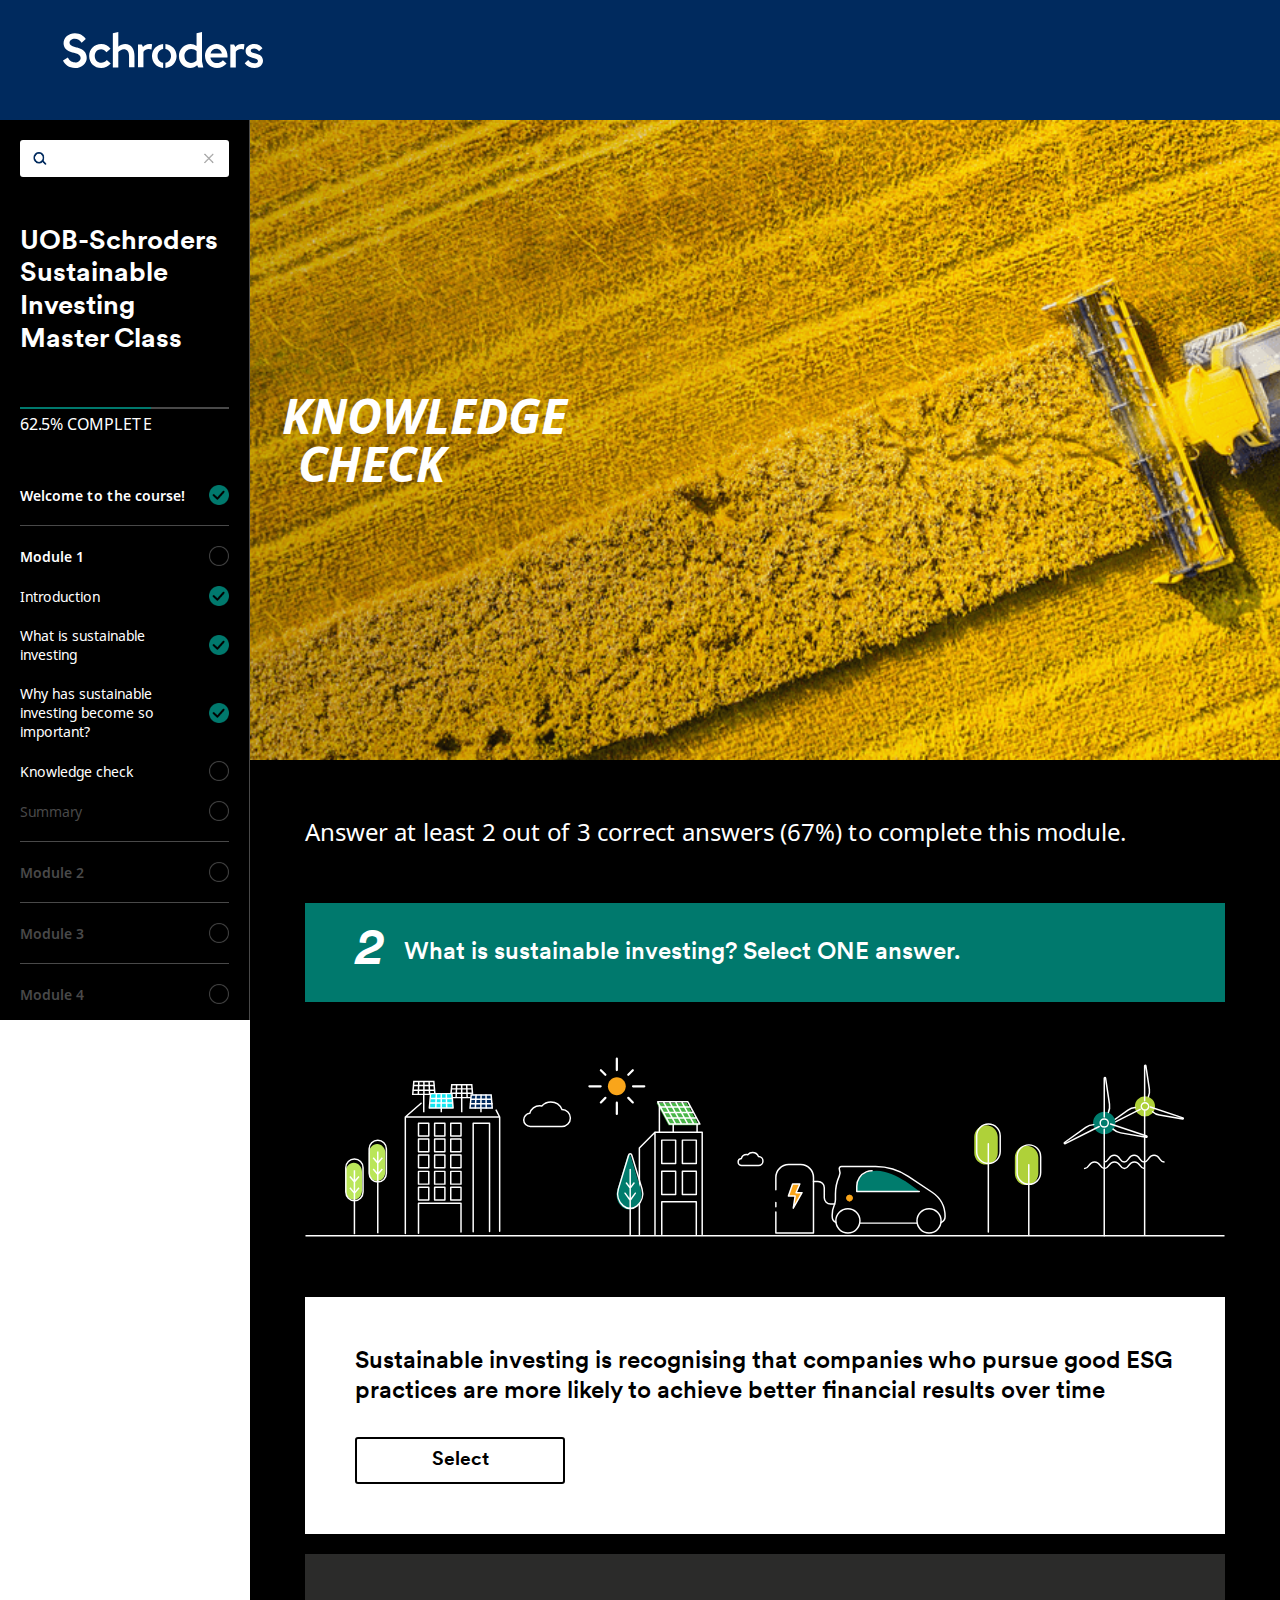
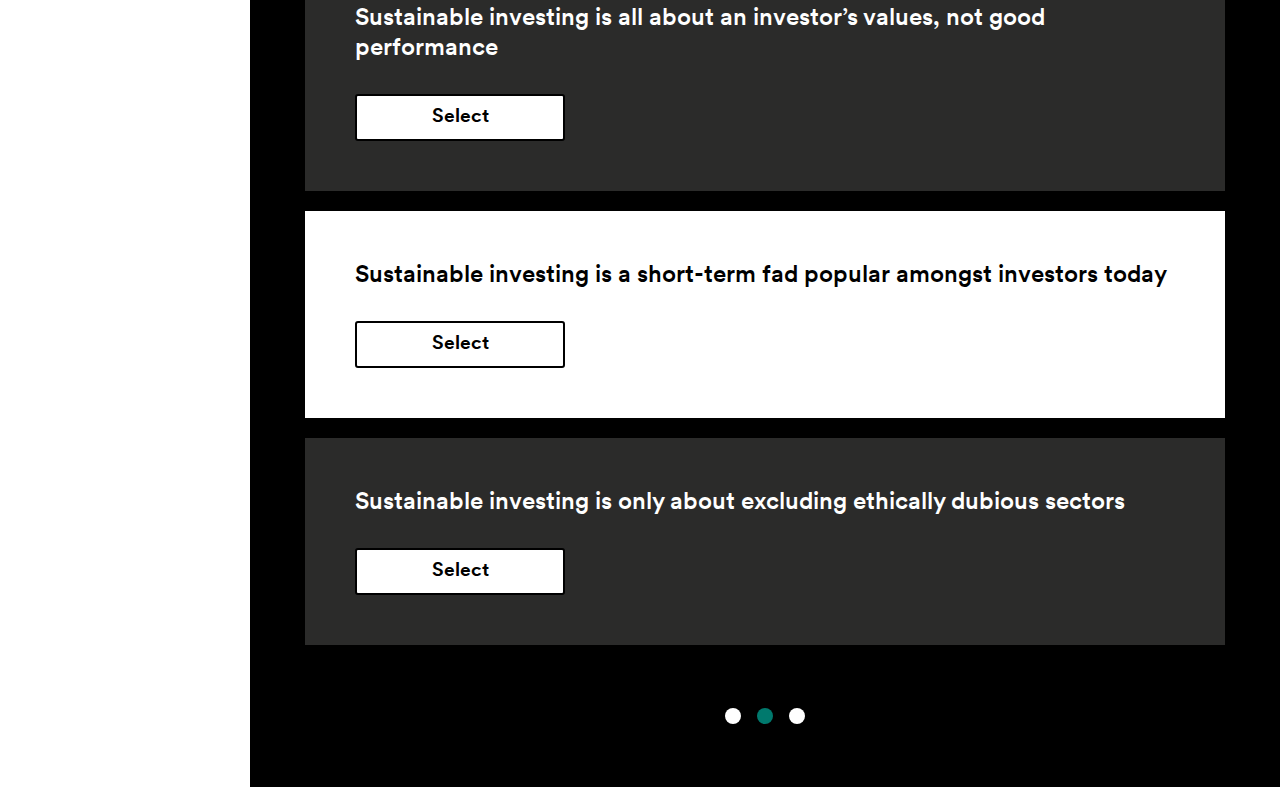
<file: module01-05.html>
<!DOCTYPE html>
<html lang="en" class="">

<head>
  <link rel="stylesheet" href="lib/fonts/schroders-circular-tt.css">
  <link rel="stylesheet" href="lib/fonts/noto-sans.css">
  <link rel="stylesheet" href="lib/index.css">
  <link rel="stylesheet" href="https://cdn.plyr.io/3.6.9/plyr.css" />
  <link rel="shortcut icon" href="assets/favicon.ico" type="image/x-icon">
  <meta http-equiv="X-UA-Compatible" content="IE=edge,chrome=1">
  <meta name="viewport" content="width=device-width, initial-scale=1, maximum-scale=1">
  <meta charset="utf-8">
  <title>UOB-Schroders Sustainable Investing Master Class</title>
</head>

<body>
  <div id="app">
    <div class="header font-circular">
      <span class="logo-center-helper"></span>
      <a href='index.html'><img class="logo-img" src="assets/schroders-logo-white-solo.svg" /></a>
    </div>
    <div class="main">
      <div class="left">
        <div class="search">
          <img class="search-btn" src='assets/button-search-in-text-field@3x.png' />
          <input type="text" />
          <img class="search-btn" src='assets/button-close-in-text-field@3x.png' />
        </div>
        <h3 class="left-title">
          <span class="left-title-text font-circular">UOB-Schroders
            <span class="left-title-text font-circular">Sustainable
              <span class="left-title-text font-circular">Investing
                <span class="left-title-text font-circular">Master Class
        </h3>
        <div class="progress">
          <div class="progress-bar">
            <div style="width: 62.5%;"></div>
          </div>
          <div class="progress-text">62.5% Complete</div>
        </div>
        <div class="checklist">
          <div class="item active">
            <div class="item-content check">
              Welcome to the course!
              <img src='assets/button-check-filled@3x.png' />
            </div>
            <div class="subitem">

              <div class="subitem">
                <div class="item active">
                  <div class="item-content">
                    <div class="item-content check">
                      Module 1
                      <img src="assets/button-check-default@3x.png">
                    </div>
                    <div class="subitem">
                      <div class="item active">
                        <div class="item-content check">
                          Introduction
                          <img src="assets/button-check-filled@3x.png">
                        </div>
                      </div>
                      <div class="item active">
                        <div class="item-content check">
                          What is sustainable investing
                          <img src="assets/button-check-filled@3x.png">
                        </div>
                      </div>
                      <div class="item active">
                        <div class="item-content check">
                          Why has sustainable investing become so important?
                          <img src="assets/button-check-filled@3x.png">
                        </div>
                      </div>
                      <div class="item active">
                        <div class="item-content check">
                          Knowledge check
                          <img src="assets/button-check-default@3x.png">
                        </div>
                      </div>
                      <div class="item">
                        <div class="item-content check">
                          Summary
                          <img src="assets/button-check-default@3x.png">
                        </div>
                      </div>
                    </div>
                  </div>
                </div>

              </div>
              <div class="item">
                <div class="item-content check">
                  Module 2
                  <img src='assets/button-check-default@3x.png' />
                </div>
              </div>
              <div class="item">
                <div class="item-content check">
                  Module 3
                  <img src='assets/button-check-default@3x.png' />
                </div>
              </div>
              <div class="item">
                <div class="item-content check">
                  Module 4
                  <img src='assets/button-check-default@3x.png' />
                </div>
              </div>
              <div class="item">
                <div class="item-content check">
                  Module 5
                  <img src='assets/button-check-default@3x.png' />
                </div>
              </div>
            </div>
          </div>
        </div>
      </div>
      <div class="right">
        <div class="banner module1-4">
          <div class="banner-text">
            <div class="title">
              <span class="title-text">KNOWLEDGE
                <span class="title-text">CHECK
                  
                </span>
              </span>
            </div>
          </div>
        </div>
        <div class="content">

          <div class="section instructions">
            <div class="section-text">
              <p>Answer at least 2 out of 3 correct answers (67%) to complete this module.</p> 
            </div>
          </div>

          <div class="section submodule" id="submodule-1-1">
            <a href="#submodule-1-1" class="submodule-question font-circular">
              <div class="section-text">
                <div class="point">
                  <div class="point-number">2</div>
                  <div class="point-text">What is sustainable investing? Select ONE answer.</div>
                </div>
              </div>
            </a>
            <img class="image" src="assets/illustrations-kc-mod-1-qn-2.svg">
            <div class="submodule-answers">
              <div class="submodule-answer answer">
                <div class="submodule-answer-box option fadeInOut">
                  <div class="section-text">
                    Sustainable investing is recognising that companies who pursue good ESG practices are more likely to achieve better financial results over time
                    <div>
                      <button id="button1" onclick="showSubmoduleAnswerFeedback(this, 1)" class="submodule-button" type="button">
                        Select
                      </button>
                    </div>
                  </div>
                </div>
                <div class="submodule-answer-box feedback correct fadeInOut hidden">
                  <div class="result">
                    Correct!
                  </div>
                  <div class="section-text">
                    Companies that pursue good ESG practices are also more likely to yield the best results for their investors.
                  </div>
                </div>
              </div>
              
              <div class="submodule-answer answer">
                <div class="submodule-answer-box option">
                  <div class="section-text">
                    Sustainable investing is all about an investor’s values, not good performance
                    <div>
                      <button id="button2" onclick="showSubmoduleAnswerFeedback(this, 0)" class="submodule-button" type="button">
                        Select
                      </button>
                    </div>
                  </div>
                </div>
                <div class="submodule-answer-box feedback incorrect fadeInOut hidden">
                  <div class="result">
                    Incorrect!
                  </div>
                  <div class="section-text">
                    Companies that consider ESG factors are likely to grow faster, benefit from more incentives, and enjoy greater consumer support, which translates to better long-term performance for investors.
                  </div>
                </div>
              </div>

              <div class="submodule-answer answer">
                <div class="submodule-answer-box option">
                  <div class="section-text">
                    Sustainable investing is a short-term fad popular amongst investors today
                    <div>
                      <button id="button3" onclick="showSubmoduleAnswerFeedback(this, 0)" class="submodule-button" type="button">
                        Select
                      </button>
                    </div>
                  </div>
                </div>
                <div class="submodule-answer-box feedback incorrect fadeInOut hidden">
                  <div class="result">
                    Incorrect!
                  </div>
                  <div class="section-text">
                    Sustainability is not a passing trend. It’s vital for companies with an eye on the future to consider, and it’s a must for investors looking for resilient, high-performing long-term investments.
                  </div>
                </div>
              </div>

              <div class="submodule-answer answer">
                <div class="submodule-answer-box option">
                  <div class="section-text">
                    Sustainable investing is only about excluding ethically dubious sectors
                    <div>
                      <button id="button4" onclick="showSubmoduleAnswerFeedback(this, 0)" class="submodule-button" type="button">
                        Select
                      </button>
                    </div>
                  </div>
                </div>
                <div class="submodule-answer-box feedback incorrect fadeInOut hidden">
                  <div class="result">
                    Incorrect!
                  </div>
                  <div class="section-text">
                    Exclusion is only one possible strategy. Sustainable investing is a broad investment approach that is considered at all stages of the investment process.
                  </div>
                </div>
              </div>
            </div>
            <div class="submodule-indicators">
              <div class="submodule-indicator"></div>
              <div class="submodule-indicator active"></div>
              <div class="submodule-indicator"></div>
            </div>
          </div>
          
        </div>
        <div class="section module" id="module-1">
          <a href='module01-06.html' class="module-question font-circular">
            <div class="section-text">
              Go to question 3 <img src="assets/btn-cta-white@3x.png" />
            </div>
          </a>
        </div>
      </div>
    </div>
  </div>

  <script src="lib/index.js">
  </script>
</body>

</html>
</file>
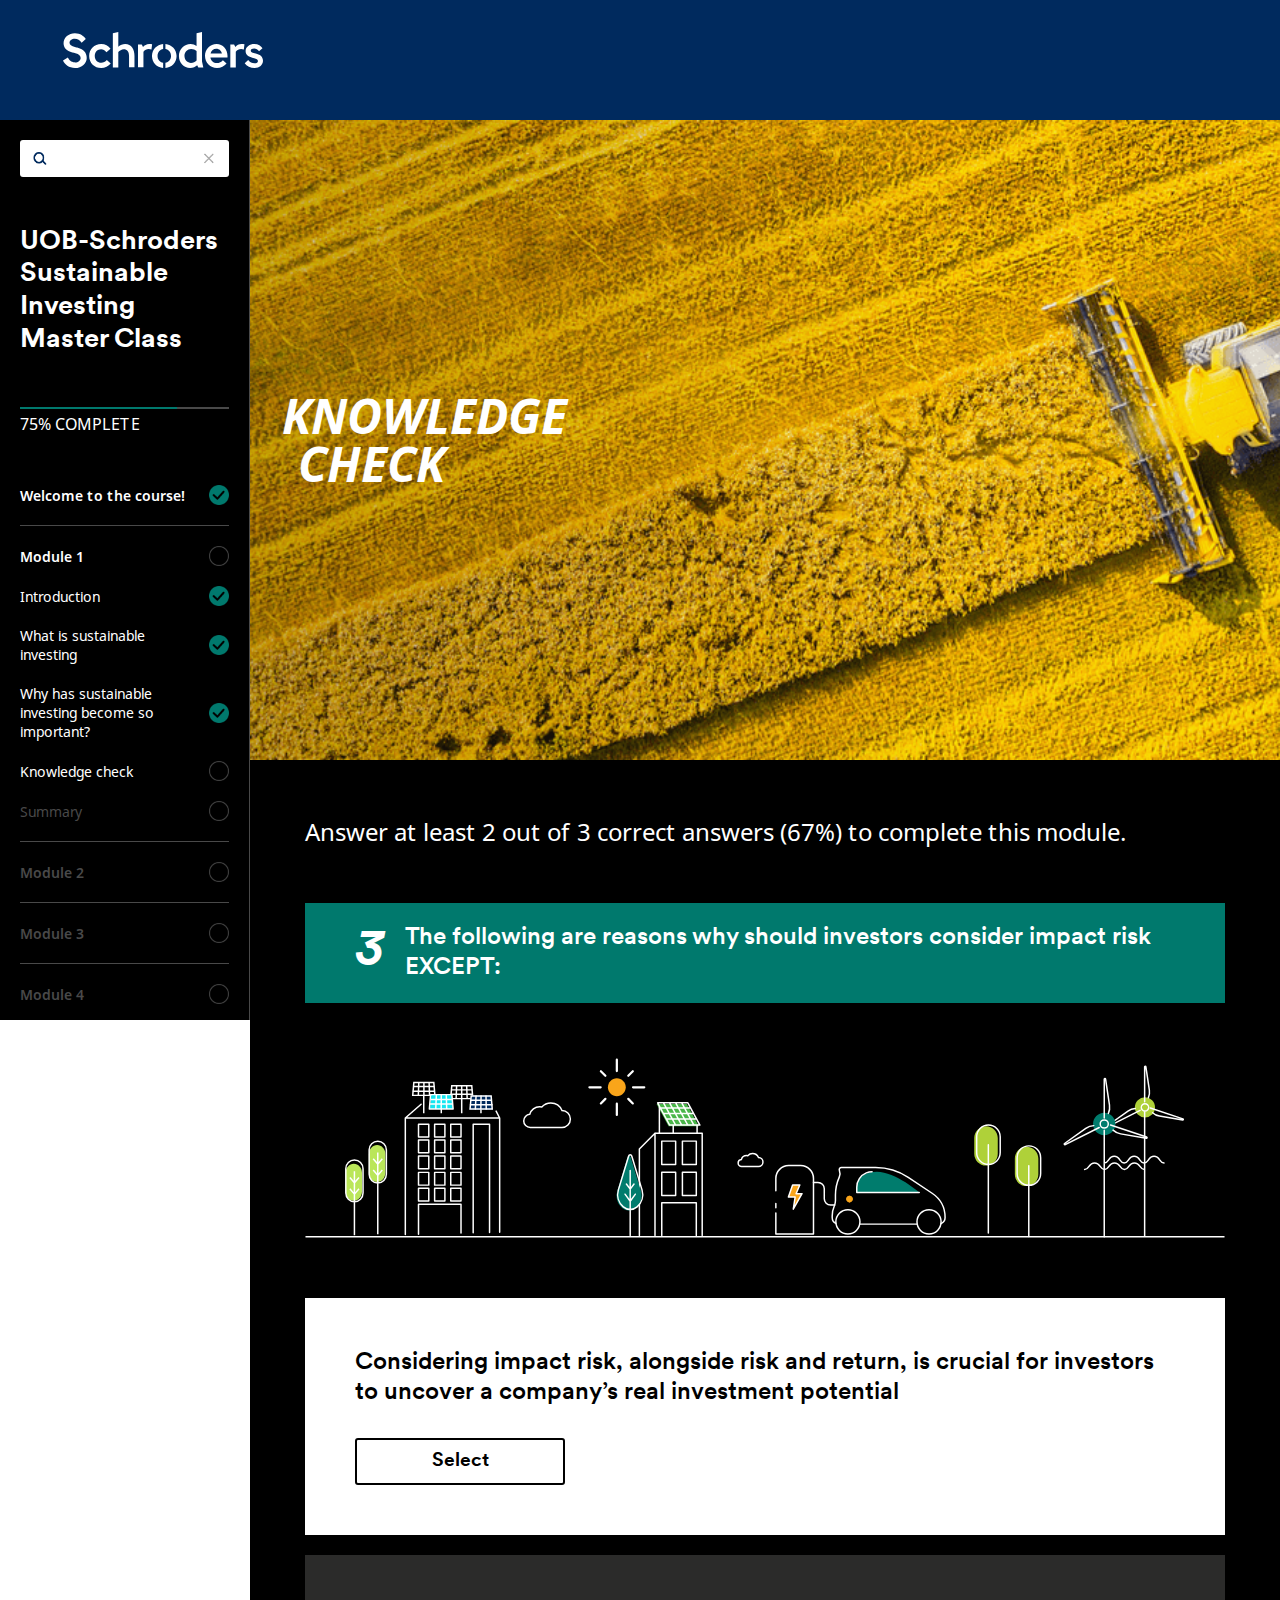
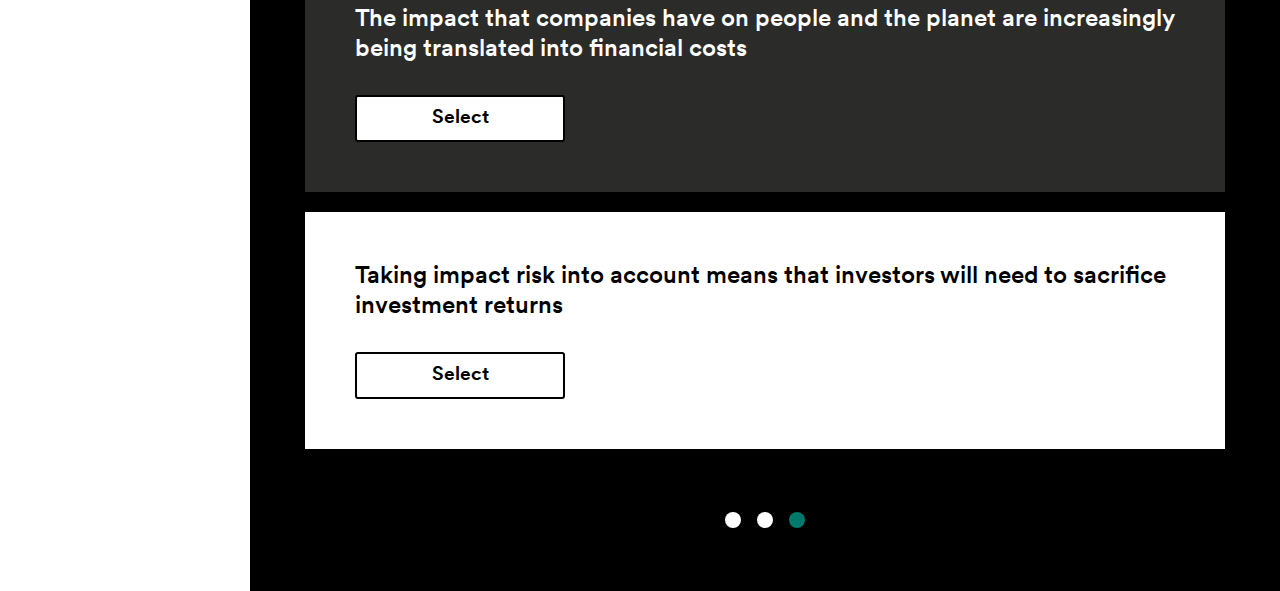
<file: module01-06.html>
<!DOCTYPE html>
<html lang="en" class="">

<head>
  <link rel="stylesheet" href="lib/fonts/schroders-circular-tt.css">
  <link rel="stylesheet" href="lib/fonts/noto-sans.css">
  <link rel="stylesheet" href="lib/index.css">
  <link rel="stylesheet" href="https://cdn.plyr.io/3.6.9/plyr.css" />
  <link rel="shortcut icon" href="assets/favicon.ico" type="image/x-icon">
  <meta http-equiv="X-UA-Compatible" content="IE=edge,chrome=1">
  <meta name="viewport" content="width=device-width, initial-scale=1, maximum-scale=1">
  <meta charset="utf-8">
  <title>UOB-Schroders Sustainable Investing Master Class</title>
</head>

<body>
  <div id="app">
    <div class="header font-circular">
      <span class="logo-center-helper"></span>
      <a href='index.html'><img class="logo-img" src="assets/schroders-logo-white-solo.svg" /></a>
    </div>
    <div class="main">
      <div class="left">
        <div class="search">
          <img class="search-btn" src='assets/button-search-in-text-field@3x.png' />
          <input type="text" />
          <img class="search-btn" src='assets/button-close-in-text-field@3x.png' />
        </div>
        <h3 class="left-title">
          <span class="left-title-text font-circular">UOB-Schroders
            <span class="left-title-text font-circular">Sustainable
              <span class="left-title-text font-circular">Investing
                <span class="left-title-text font-circular">Master Class
        </h3>
        <div class="progress">
          <div class="progress-bar">
            <div style="width: 75%;"></div>
          </div>
          <div class="progress-text">75% Complete</div>
        </div>
        <div class="checklist">
          <div class="item active">
            <div class="item-content check">
              Welcome to the course!
              <img src='assets/button-check-filled@3x.png' />
            </div>
            <div class="subitem">

              <div class="subitem">
                <div class="item active">
                  <div class="item-content">
                    <div class="item-content check">
                      Module 1
                      <img src="assets/button-check-default@3x.png">
                    </div>
                    <div class="subitem">
                      <div class="item active">
                        <div class="item-content check">
                          Introduction
                          <img src="assets/button-check-filled@3x.png">
                        </div>
                      </div>
                      <div class="item active">
                        <div class="item-content check">
                          What is sustainable investing
                          <img src="assets/button-check-filled@3x.png">
                        </div>
                      </div>
                      <div class="item active">
                        <div class="item-content check">
                          Why has sustainable investing become so important?
                          <img src="assets/button-check-filled@3x.png">
                        </div>
                      </div>
                      <div class="item active">
                        <div class="item-content check">
                          Knowledge check
                          <img src="assets/button-check-default@3x.png">
                        </div>
                      </div>
                      <div class="item">
                        <div class="item-content check">
                          Summary
                          <img src="assets/button-check-default@3x.png">
                        </div>
                      </div>
                    </div>
                  </div>
                </div>

              </div>
              <div class="item">
                <div class="item-content check">
                  Module 2
                  <img src='assets/button-check-default@3x.png' />
                </div>
              </div>
              <div class="item">
                <div class="item-content check">
                  Module 3
                  <img src='assets/button-check-default@3x.png' />
                </div>
              </div>
              <div class="item">
                <div class="item-content check">
                  Module 4
                  <img src='assets/button-check-default@3x.png' />
                </div>
              </div>
              <div class="item">
                <div class="item-content check">
                  Module 5
                  <img src='assets/button-check-default@3x.png' />
                </div>
              </div>
            </div>
          </div>
        </div>
      </div>
      <div class="right">
        <div class="banner module1-4">
          <div class="banner-text">
            <div class="title">
              <span class="title-text">KNOWLEDGE
                <span class="title-text">CHECK
                  
                </span>
              </span>
            </div>
          </div>
        </div>
        <div class="content">

          <div class="section instructions">
            <div class="section-text">
              <p>Answer at least 2 out of 3 correct answers (67%) to complete this module.</p> 
            </div>
          </div>

          <div class="section submodule" id="submodule-1-1">
            <a href="#submodule-1-1" class="submodule-question font-circular">
              <div class="section-text">
                <div class="point">
                  <div class="point-number">3</div>
                  <div class="point-text">The following are reasons why should investors consider impact risk EXCEPT:</div>
                </div>
              </div>
            </a>
            <img class="image" src="assets/illustrations-kc-mod-1-qn-2.svg">
            <div class="submodule-answers">
              <div class="submodule-answer answer">
                <div class="submodule-answer-box option fadeInOut">
                  <div class="section-text">
                    Considering impact risk, alongside risk and return, is crucial for investors to uncover a company’s real investment potential
                    <div>
                      <button id="button1" onclick="showSubmoduleAnswerFeedback(this, 0)" class="submodule-button" type="button">
                        Select
                      </button>
                    </div>
                  </div>
                </div>
                <div class="submodule-answer-box feedback incorrect fadeInOut hidden">
                  <div class="result">
                    Incorrect!
                  </div>
                  <div class="section-text">
                    Companies and their operations have ripple effects on the economies and societies surrounding them. Therefore, accessing a company’s impact risk will be crucial in understanding its long-term value for investors. 
                  </div>
                </div>
              </div>
              
              <div class="submodule-answer answer">
                <div class="submodule-answer-box option">
                  <div class="section-text">
                    The impact that companies have on people and the planet are increasingly being translated into financial costs
                    <div>
                      <button id="button2" onclick="showSubmoduleAnswerFeedback(this, 0)" class="submodule-button" type="button">
                        Select
                      </button>
                    </div>
                  </div>
                </div>
                <div class="submodule-answer-box feedback incorrect fadeInOut hidden">
                  <div class="result">
                    Incorrect!
                  </div>
                  <div class="section-text">
                    Companies and their operations have ripple effects on the economies and societies surrounding them. Therefore, accessing a company’s impact risk will be crucial in understanding its long-term value for investors.   
                  </div>
                </div>
              </div>

              <div class="submodule-answer answer">
                <div class="submodule-answer-box option">
                  <div class="section-text">
                    Taking impact risk into account means that investors will need to sacrifice investment returns
                    <div>
                      <button id="button3" onclick="showSubmoduleAnswerFeedback(this, 1)" class="submodule-button" type="button">
                        Select
                      </button>
                    </div>
                  </div>
                </div>
                <div id="correct" class="submodule-answer-box feedback correct fadeInOut hidden">
                  <div class="result">
                    Correct!
                  </div>
                  <div class="section-text">
                    On the contrary, assessing a company’s impact risk is crucial in understanding it’s long-term value and can potentially help enhance investment returns.
                  </div>
                </div>
              </div>

            </div>
            <div class="submodule-indicators">
              <div class="submodule-indicator"></div>
              <div class="submodule-indicator"></div>
              <div class="submodule-indicator active"></div>
            </div>
          </div>
          
        </div>
        <div class="section module" id="module-1">
          <a href='module01-07.html' class="module-question font-circular"> 
            <div class="section-text">
              Your score <img src="assets/btn-cta-white@3x.png" />
            </div>
          </a>
        </div>
      </div>
    </div>
  </div>

  <script src="lib/index.js">
  </script>
</body>

</html>
</file>
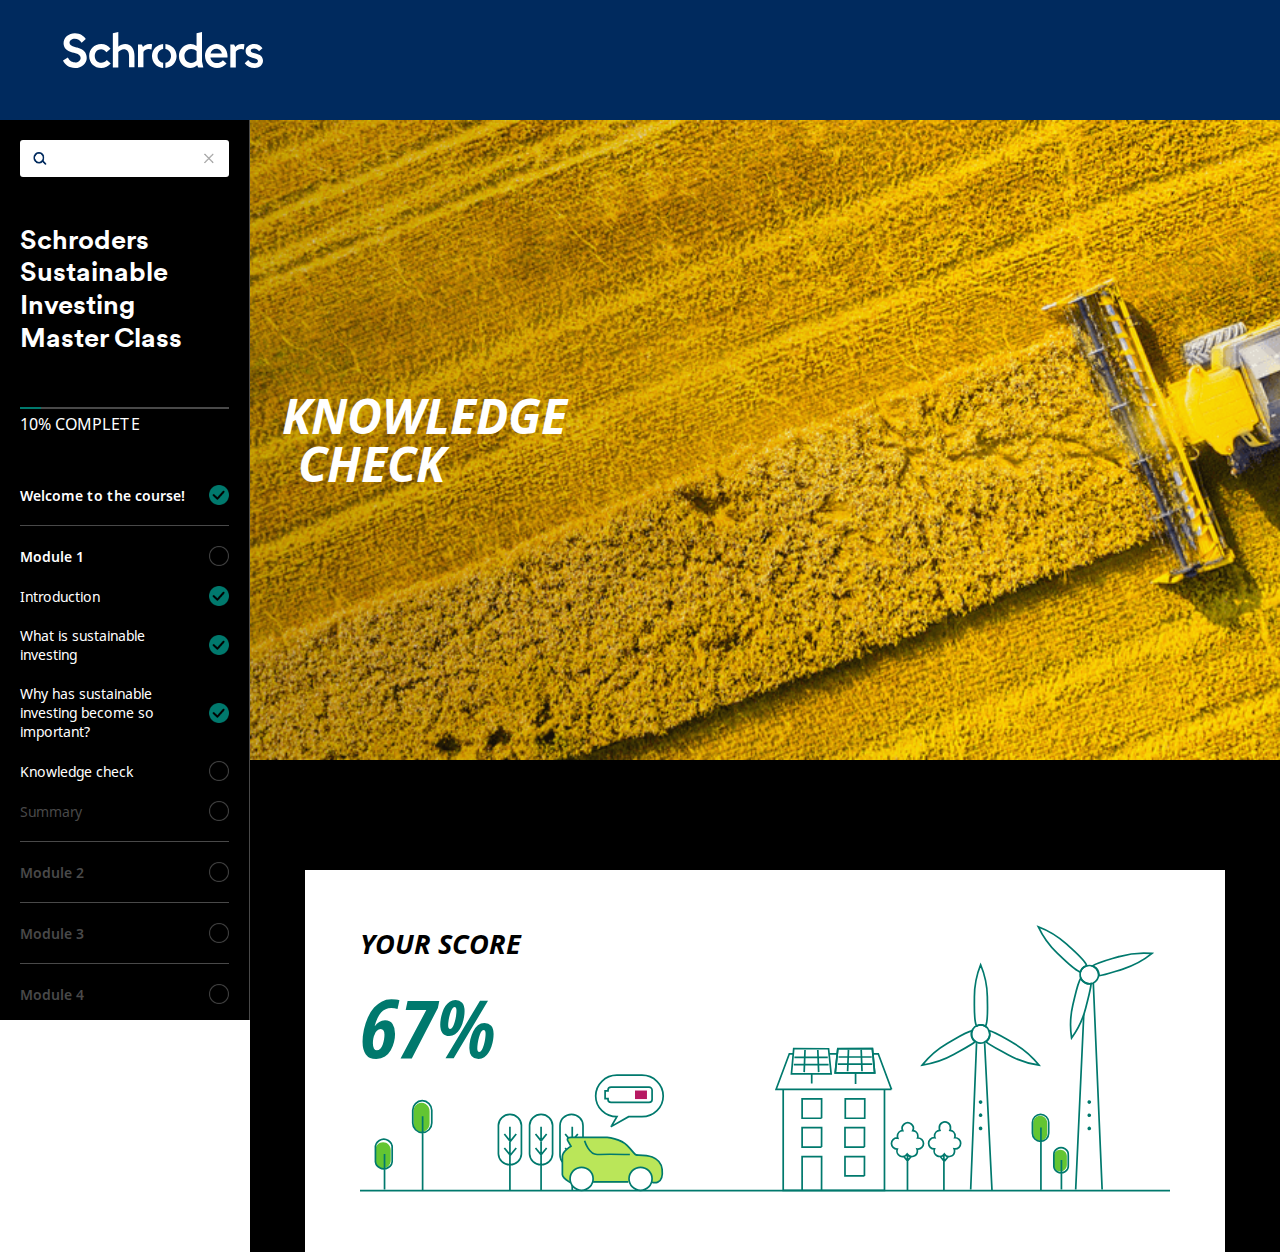
<file: module01-08.html>
<!DOCTYPE html>
<html lang="en" class="">

<head>
  <link rel="stylesheet" href="lib/fonts/schroders-circular-tt.css">
  <link rel="stylesheet" href="lib/fonts/noto-sans.css">
  <link rel="stylesheet" href="lib/index.css">
  <link rel="stylesheet" href="https://cdn.plyr.io/3.6.9/plyr.css" />
  <link rel="shortcut icon" href="assets/favicon.ico" type="image/x-icon">
  <meta http-equiv="X-UA-Compatible" content="IE=edge,chrome=1">
  <meta name="viewport" content="width=device-width, initial-scale=1, maximum-scale=1">
  <meta charset="utf-8">
  <title>Schroders-UOB Sustainable Investing Master Class</title>
</head>

<body>
  <div id="app">
    <div class="header font-circular">
      <span class="logo-center-helper"></span>
      <a href='index.html'><img class="logo-img" src="assets/schroders-logo-white-solo.svg" /></a>
    </div>
    <div class="main">
      <div class="left">
        <div class="search">
          <img class="search-btn" src='assets/button-search-in-text-field@3x.png' />
          <input type="text" />
          <img class="search-btn" src='assets/button-close-in-text-field@3x.png' />
        </div>
        <h3 class="left-title">
          <span class="left-title-text font-circular">Schroders
            <span class="left-title-text font-circular">Sustainable
              <span class="left-title-text font-circular">Investing
                <span class="left-title-text font-circular">Master Class
        </h3>
        <div class="progress">
          <div class="progress-bar">
            <div style="width: 10%;"></div>
          </div>
          <div class="progress-text">10% Complete</div>
        </div>
        <div class="checklist">
          <div class="item active">
            <div class="item-content check">
              Welcome to the course!
              <img src='assets/button-check-filled@3x.png' />
            </div>
            <div class="subitem">

              <div class="subitem">
                <div class="item active">
                  <div class="item-content">
                    <div class="item-content check">
                      Module 1
                      <img src="assets/button-check-default@3x.png">
                    </div>
                    <div class="subitem">
                      <div class="item active">
                        <div class="item-content check">
                          Introduction
                          <img src="assets/button-check-filled@3x.png">
                        </div>
                      </div>
                      <div class="item active">
                        <div class="item-content check">
                          What is sustainable investing
                          <img src="assets/button-check-filled@3x.png">
                        </div>
                      </div>
                      <div class="item active">
                        <div class="item-content check">
                          Why has sustainable investing become so important?
                          <img src="assets/button-check-filled@3x.png">
                        </div>
                      </div>
                      <div class="item active">
                        <div class="item-content check">
                          Knowledge check
                          <img src="assets/button-check-default@3x.png">
                        </div>
                      </div>
                      <div class="item">
                        <div class="item-content check">
                          Summary
                          <img src="assets/button-check-default@3x.png">
                        </div>
                      </div>
                    </div>
                  </div>
                </div>

              </div>
              <div class="item">
                <div class="item-content check">
                  Module 2
                  <img src='assets/button-check-default@3x.png' />
                </div>
              </div>
              <div class="item">
                <div class="item-content check">
                  Module 3
                  <img src='assets/button-check-default@3x.png' />
                </div>
              </div>
              <div class="item">
                <div class="item-content check">
                  Module 4
                  <img src='assets/button-check-default@3x.png' />
                </div>
              </div>
              <div class="item">
                <div class="item-content check">
                  Module 5
                  <img src='assets/button-check-default@3x.png' />
                </div>
              </div>
            </div>
          </div>
        </div>
      </div>
      <div class="right">
        <div class="banner module1-4">
          <div class="banner-text">
            <div class="title">
              <span class="title-text">KNOWLEDGE
                <span class="title-text">CHECK
                  
                </span>
              </span>
            </div>
          </div>
        </div>
        <div class="content">

          <div class="section instructions">
            <div class="section-text">
              
            </div>
          </div>

          <div class="section score" id="score">
            <div class="score-wrapper">
              <div class="score-detail">
                <div class="your-score">Your score</div>
                <div class="score-percentage">67%</div>
              </div>
              <img src="assets/illustrations-kc-score-bgd-image.svg">
            </div>
          </div>
          
        </div>
        <div class="section module" id="module-1">
          <a href='module01-09.html' class="module-question font-circular">
            <div class="section-text">
              Go to summary <img src="assets/btn-cta-white@3x.png" />
            </div>
          </a>
        </div>
      </div>
    </div>
  </div>

  <script src="lib/index.js">
  </script>
</body>

</html>
</file>
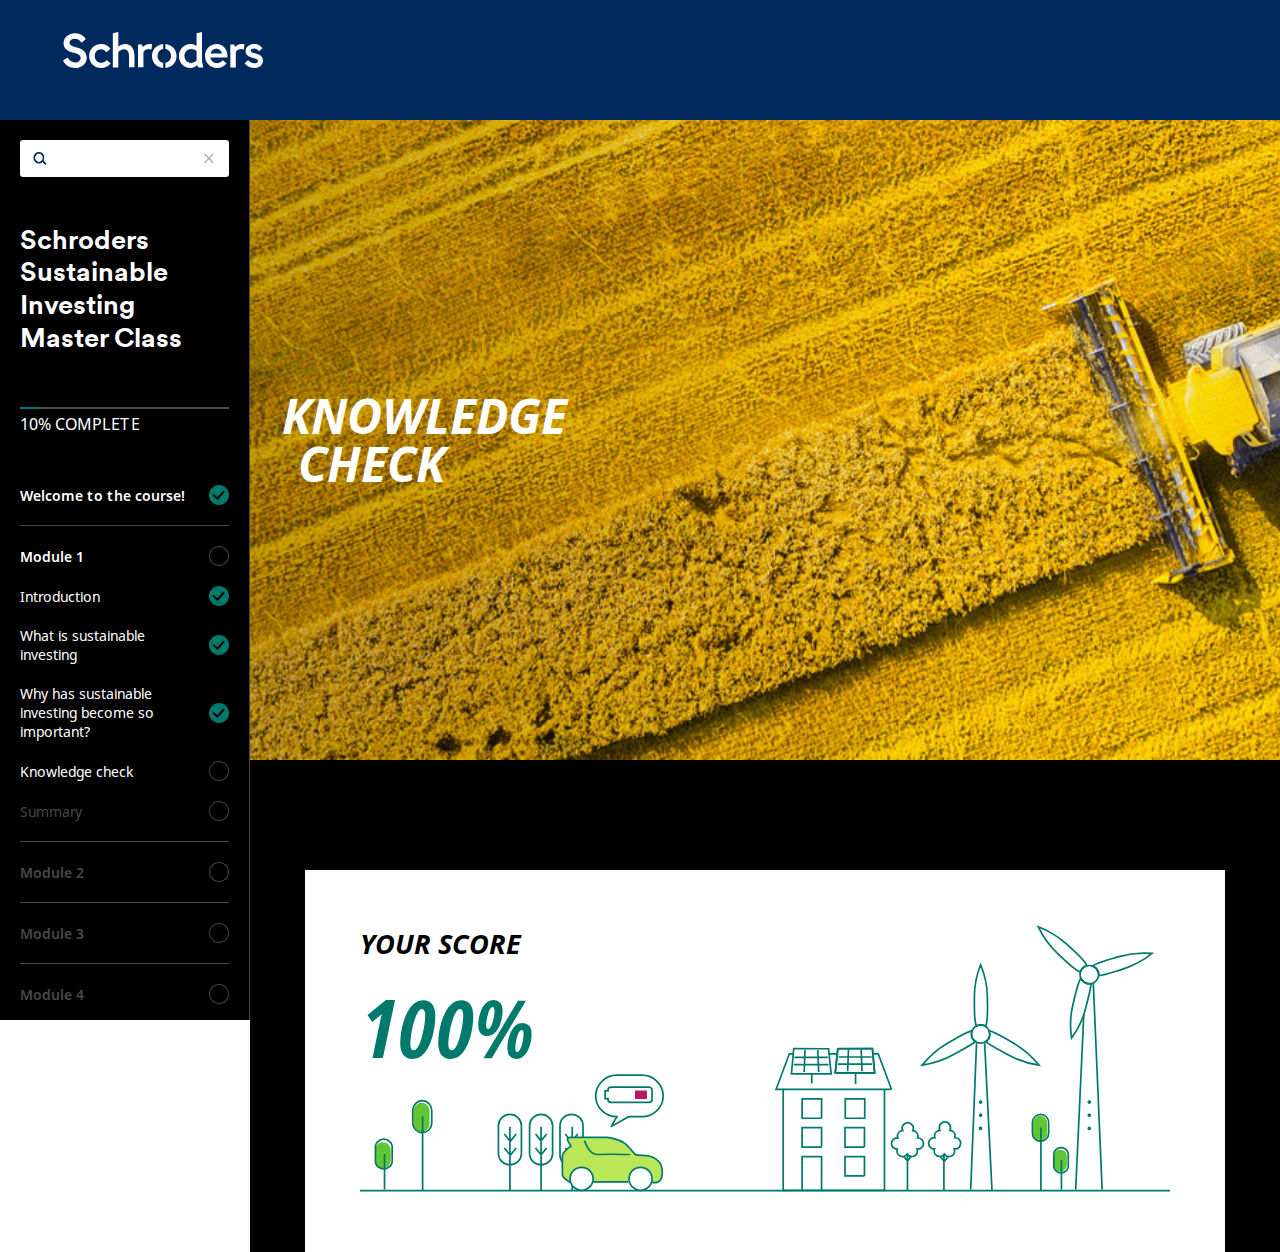
<file: module01-09.html>
<!DOCTYPE html>
<html lang="en" class="">

<head>
  <link rel="stylesheet" href="lib/fonts/schroders-circular-tt.css">
  <link rel="stylesheet" href="lib/fonts/noto-sans.css">
  <link rel="stylesheet" href="lib/index.css">
  <link rel="stylesheet" href="https://cdn.plyr.io/3.6.9/plyr.css" />
  <link rel="shortcut icon" href="assets/favicon.ico" type="image/x-icon">
  <meta http-equiv="X-UA-Compatible" content="IE=edge,chrome=1">
  <meta name="viewport" content="width=device-width, initial-scale=1, maximum-scale=1">
  <meta charset="utf-8">
  <title>Schroders-UOB Sustainable Investing Master Class</title>
</head>

<body>
  <div id="app">
    <div class="header font-circular">
      <span class="logo-center-helper"></span>
      <a href='index.html'><img class="logo-img" src="assets/schroders-logo-white-solo.svg" /></a>
    </div>
    <div class="main">
      <div class="left">
        <div class="search">
          <img class="search-btn" src='assets/button-search-in-text-field@3x.png' />
          <input type="text" />
          <img class="search-btn" src='assets/button-close-in-text-field@3x.png' />
        </div>
        <h3 class="left-title">
          <span class="left-title-text font-circular">Schroders
            <span class="left-title-text font-circular">Sustainable
              <span class="left-title-text font-circular">Investing
                <span class="left-title-text font-circular">Master Class
        </h3>
        <div class="progress">
          <div class="progress-bar">
            <div style="width: 10%;"></div>
          </div>
          <div class="progress-text">10% Complete</div>
        </div>
        <div class="checklist">
          <div class="item active">
            <div class="item-content check">
              Welcome to the course!
              <img src='assets/button-check-filled@3x.png' />
            </div>
            <div class="subitem">

              <div class="subitem">
                <div class="item active">
                  <div class="item-content">
                    <div class="item-content check">
                      Module 1
                      <img src="assets/button-check-default@3x.png">
                    </div>
                    <div class="subitem">
                      <div class="item active">
                        <div class="item-content check">
                          Introduction
                          <img src="assets/button-check-filled@3x.png">
                        </div>
                      </div>
                      <div class="item active">
                        <div class="item-content check">
                          What is sustainable investing
                          <img src="assets/button-check-filled@3x.png">
                        </div>
                      </div>
                      <div class="item active">
                        <div class="item-content check">
                          Why has sustainable investing become so important?
                          <img src="assets/button-check-filled@3x.png">
                        </div>
                      </div>
                      <div class="item active">
                        <div class="item-content check">
                          Knowledge check
                          <img src="assets/button-check-default@3x.png">
                        </div>
                      </div>
                      <div class="item">
                        <div class="item-content check">
                          Summary
                          <img src="assets/button-check-default@3x.png">
                        </div>
                      </div>
                    </div>
                  </div>
                </div>

              </div>
              <div class="item">
                <div class="item-content check">
                  Module 2
                  <img src='assets/button-check-default@3x.png' />
                </div>
              </div>
              <div class="item">
                <div class="item-content check">
                  Module 3
                  <img src='assets/button-check-default@3x.png' />
                </div>
              </div>
              <div class="item">
                <div class="item-content check">
                  Module 4
                  <img src='assets/button-check-default@3x.png' />
                </div>
              </div>
              <div class="item">
                <div class="item-content check">
                  Module 5
                  <img src='assets/button-check-default@3x.png' />
                </div>
              </div>
            </div>
          </div>
        </div>
      </div>
      <div class="right">
        <div class="banner module1-4">
          <div class="banner-text">
            <div class="title">
              <span class="title-text">KNOWLEDGE
                <span class="title-text">CHECK
                  
                </span>
              </span>
            </div>
          </div>
        </div>
        <div class="content">

          <div class="section instructions">
            <div class="section-text">
              
            </div>
          </div>

          <div class="section score" id="score">
            <div class="score-wrapper">
              <div class="score-detail">
                <div class="your-score">Your score</div>
                <div class="score-percentage">100%</div>
              </div>
              <img src="assets/illustrations-kc-score-bgd-image.svg">
            </div>
          </div>
          
        </div>
        <div class="section module" id="module-1">
          <a href='module01-10.html' class="module-question font-circular">
            <div class="section-text">
              Go to summary <img src="assets/btn-cta-white@3x.png" />
            </div>
          </a>
        </div>
      </div>
    </div>
  </div>

  <script src="lib/index.js">
  </script>
</body>

</html>
</file>
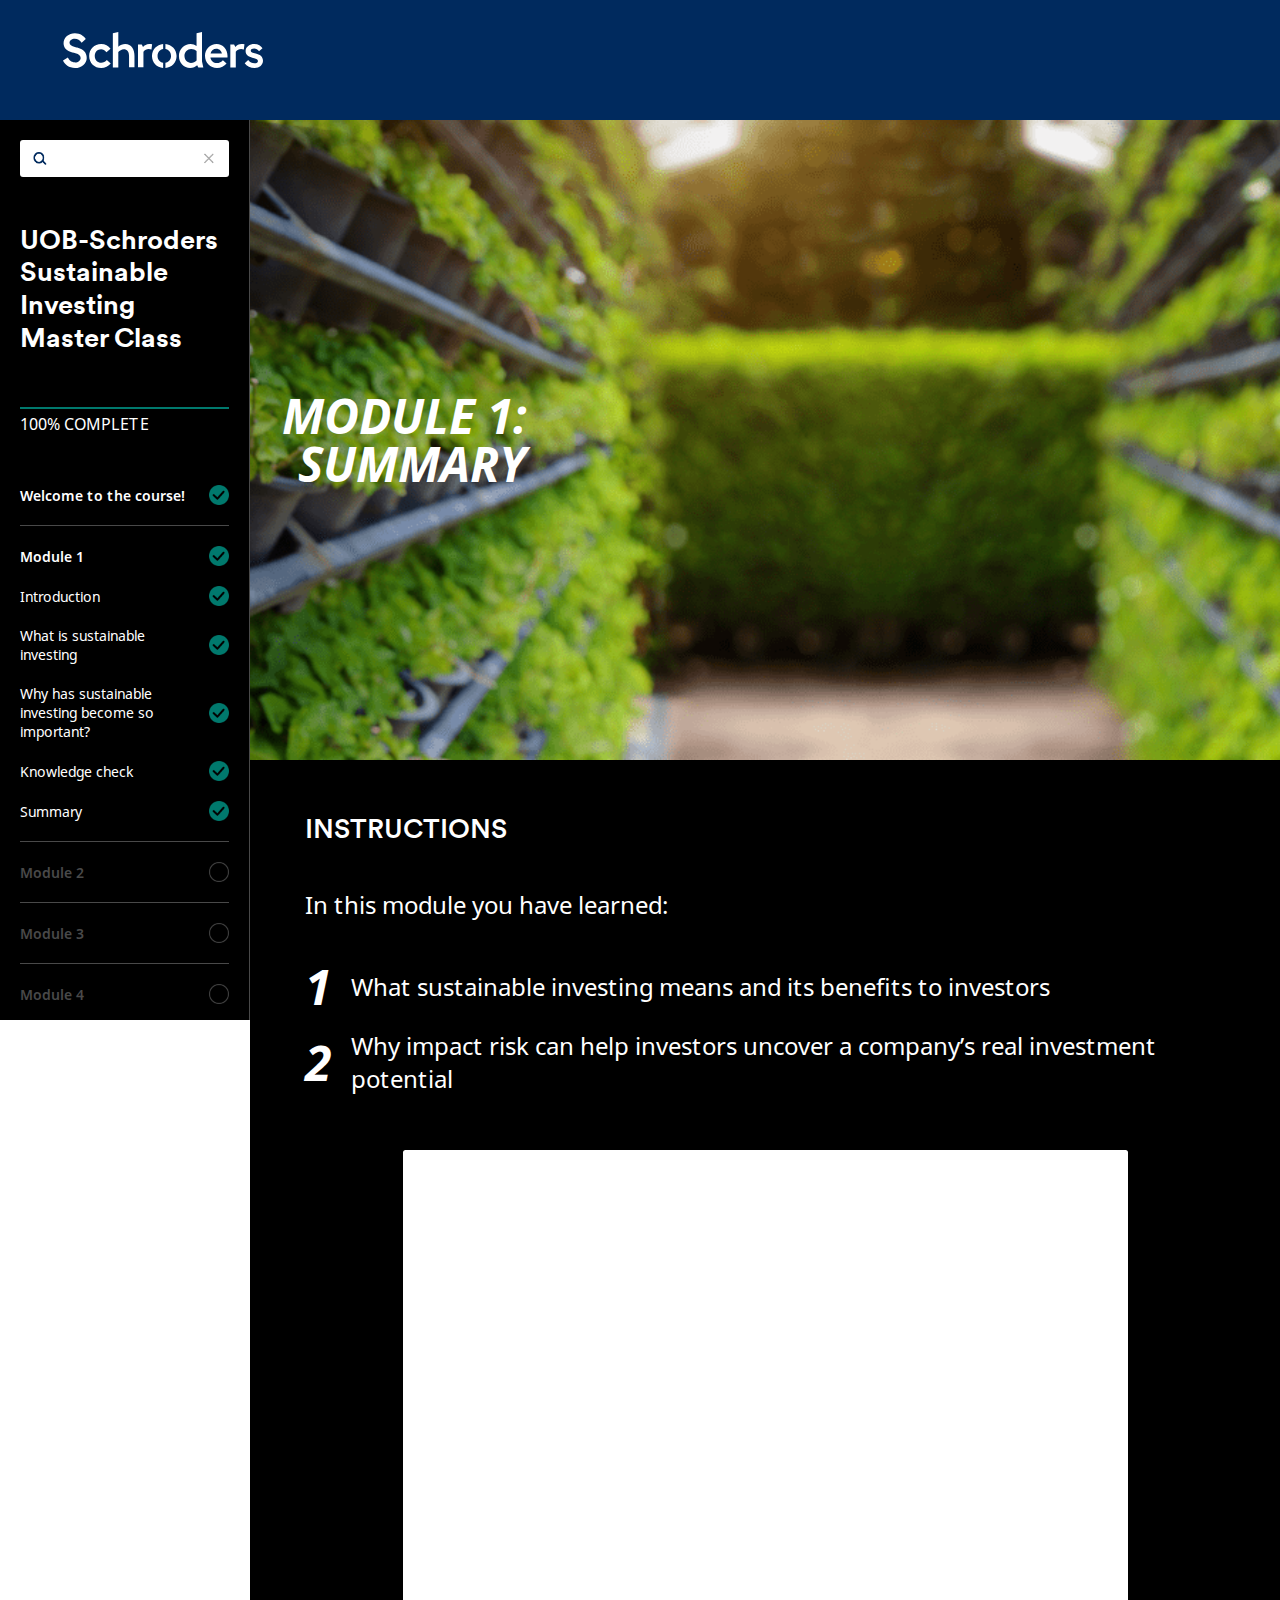
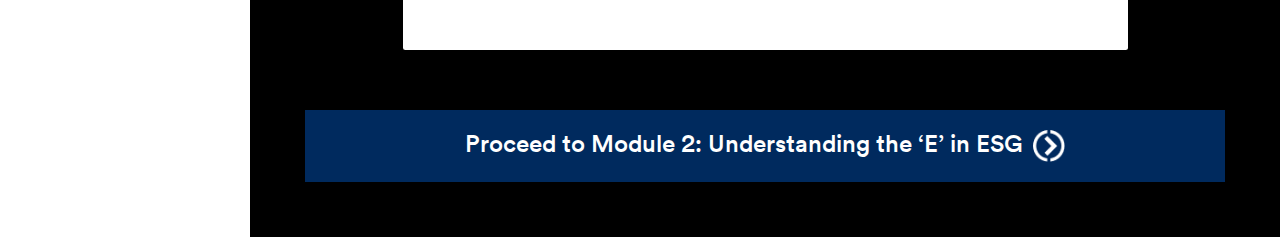
<file: module01-10.html>
<!DOCTYPE html>
<html lang="en" class="">

<head>
  <link rel="stylesheet" href="lib/fonts/schroders-circular-tt.css">
  <link rel="stylesheet" href="lib/fonts/noto-sans.css">
  <link rel="stylesheet" href="lib/index.css">
  <link rel="stylesheet" href="https://cdn.plyr.io/3.6.9/plyr.css" />
  <link rel="shortcut icon" href="assets/favicon.ico" type="image/x-icon">
  <meta http-equiv="X-UA-Compatible" content="IE=edge,chrome=1">
  <meta name="viewport" content="width=device-width, initial-scale=1, maximum-scale=1">
  <meta charset="utf-8">
  <title>UOB-Schroders Sustainable Investing Master Class</title>
</head>

<body>
  <div id="app">
    <div class="header font-circular">
      <span class="logo-center-helper"></span>
      <a href='index.html'><img class="logo-img" src="assets/schroders-logo-white-solo.svg" /></a>
    </div>
    <div class="main">
      <div class="left">
        <div class="search">
          <img class="search-btn" src='assets/button-search-in-text-field@3x.png' />
          <input type="text" />
          <img class="search-btn" src='assets/button-close-in-text-field@3x.png' />
        </div>
        <h3 class="left-title">
          <span class="left-title-text font-circular">UOB-Schroders
            <span class="left-title-text font-circular">Sustainable
              <span class="left-title-text font-circular">Investing
                <span class="left-title-text font-circular">Master Class
        </h3>
        <div class="progress">
          <div class="progress-bar">
            <div style="width: 100%;"></div>
          </div>
          <div class="progress-text">100% Complete</div>
        </div>
        <div class="checklist">
          <div class="item active">
            <div class="item-content check">
              Welcome to the course!
              <img src='assets/button-check-filled@3x.png' />
            </div>
            <div class="subitem">

              <div class="subitem">
                <div class="item active">
                  <div class="item-content">
                    <div class="item-content check">
                      Module 1
                      <img src="assets/button-check-filled@3x.png">
                    </div>
                    <div class="subitem">
                      <div class="item active">
                        <div class="item-content check">
                          Introduction
                          <img src="assets/button-check-filled@3x.png">
                        </div>
                      </div>
                      <div class="item active">
                        <div class="item-content check">
                          What is sustainable investing
                          <img src="assets/button-check-filled@3x.png">
                        </div>
                      </div>
                      <div class="item active">
                        <div class="item-content check">
                          Why has sustainable investing become so important?
                          <img src="assets/button-check-filled@3x.png">
                        </div>
                      </div>
                      <div class="item active">
                        <div class="item-content check">
                          Knowledge check
                          <img src="assets/button-check-filled@3x.png">
                        </div>
                      </div>
                      <div class="item active">
                        <div class="item-content check">
                          Summary
                          <img src="assets/button-check-filled@3x.png">
                        </div>
                      </div>
                    </div>
                  </div>
                </div>

              </div>
              <div class="item">
                <div class="item-content check">
                  Module 2
                  <img src='assets/button-check-default@3x.png' />
                </div>
              </div>
              <div class="item">
                <div class="item-content check">
                  Module 3
                  <img src='assets/button-check-default@3x.png' />
                </div>
              </div>
              <div class="item">
                <div class="item-content check">
                  Module 4
                  <img src='assets/button-check-default@3x.png' />
                </div>
              </div>
              <div class="item">
                <div class="item-content check">
                  Module 5
                  <img src='assets/button-check-default@3x.png' />
                </div>
              </div>
            </div>
          </div>
        </div>
      </div>
      <div class="right">
        <div class="banner module1-summary">
          <div class="banner-text">
            <div class="title">
              <span class="title-text">MODULE 1:
                <span class="title-text">SUMMARY
                  
                </span>
              </span>
            </div>
          </div>
        </div>
        <div class="content">

          <div class="section instructions">
            <div class="section-title font-circular">
              Instructions
            </div>
            <div class="section-text">
              In this module you have learned:<br><br>
              <div class="point">
                <div class="point-number">1</div>
                <div class="point-text">What sustainable investing means and its benefits to investors</div>
              </div>
              <div class="point">
                <div class="point-number">2</div>
                <div class="point-text">Why impact risk can help investors uncover a company’s real investment potential</div>
              </div>
              
            </div>
          </div>          
          <p style="text-align: center;"><iframe class="summary-form" src="https://sg.schroders.email/l/785263/2021-10-11/48pnv" width="725px" height="500" type="text/html" frameborder="0" allowTransparency="true" style="border: 0"></iframe></p>
        </div>
        <div class="section module">
          <a href='module01-10.html' class="module-question font-circular">
            <div class="section-text">
              Proceed to Module 2: Understanding the ‘E’ in ESG <img src="assets/btn-cta-white@3x.png" />
            </div>
          </a>
        </div>
      </div>
    </div>
  </div>

  <script src="lib/index.js">
  </script>
</body>

</html>
</file>
<file: lib/fonts/schroders-circular-tt.css>
@font-face {
  font-family: 'Schroders Circular TT';
  src: url('./SchrodersCircularTT/SchrodersCircularTT-Thin.ttf');
  font-weight: 100;
  /* font-style: normal; */
}

@font-face {
  font-family: 'Schroders Circular TT';
  src: url('./SchrodersCircularTT/SchrodersCircularTT-ThinItalic.ttf');
  font-weight: 100;
  font-style: italic;
}

@font-face {
  font-family: 'Schroders Circular TT';
  src: url('./SchrodersCircularTT/SchrodersCircularTT-Light.ttf');
  font-weight: 200;
  /* font-style: normal; */
}

@font-face {
  font-family: 'Schroders Circular TT';
  src: url('./SchrodersCircularTT/SchrodersCircularTT-LightItalic.ttf');
  font-weight: 200;
  font-style: italic;
}

@font-face {
  font-family: 'Schroders Circular TT';
  src: url('./SchrodersCircularTT/SchrodersCircularTT-Book.ttf');
  font-weight: 300;
  /* font-style: normal; */
}

@font-face {
  font-family: 'Schroders Circular TT';
  src: url('./SchrodersCircularTT/SchrodersCircularTT-BookItalic.ttf');
  font-weight: 300;
  font-style: italic;
}

@font-face {
  font-family: 'Schroders Circular TT';
  src: url('./SchrodersCircularTT/SchrodersCircularTT-Normal.ttf');
  font-weight: 400;
  /* font-style: normal; */
}

@font-face {
  font-family: 'Schroders Circular TT';
  src: url('./SchrodersCircularTT/SchrodersCircularTT-NormalItalic.ttf');
  font-weight: 400;
  font-style: italic;
}

@font-face {
  font-family: 'Schroders Circular TT';
  src: url('./SchrodersCircularTT/SchrodersCircularTT-Medium.ttf');
  font-weight: 500;
  /* font-style: normal; */
}

@font-face {
  font-family: 'Schroders Circular TT';
  src: url('./SchrodersCircularTT/SchrodersCircularTT-MediumItalic.ttf');
  font-weight: 500;
  font-style: italic;
}

@font-face {
  font-family: 'Schroders Circular TT';
  src: url('./SchrodersCircularTT/SchrodersCircularTT-Bold.ttf');
  font-weight: 700;
  /* font-style: normal; */
}

@font-face {
  font-family: 'Schroders Circular TT';
  src: url('./SchrodersCircularTT/SchrodersCircularTT-BoldItalic.ttf');
  font-weight: 700;
  font-style: italic;
}

@font-face {
  font-family: 'Schroders Circular TT';
  src: url('./SchrodersCircularTT/SchrodersCircularTT-Black.ttf');
  font-weight: 800;
  /* font-style: normal; */
}

@font-face {
  font-family: 'Schroders Circular TT';
  src: url('./SchrodersCircularTT/SchrodersCircularTT-BlackItalic.ttf');
  font-weight: 800;
  font-style: italic;
}
</file>
<file: lib/fonts/noto-sans.css>
/* 100 */
@font-face {
  font-family: 'Noto Sans';
  src: url('./NotoSans/NotoSans-Thin.ttf');
  font-weight: 100;
  /* font-style: normal; */
  font-stretch: normal;
}

@font-face {
  font-family: 'Noto Sans';
  src: url('./NotoSans/NotoSans-ThinItalic.ttf');
  font-weight: 100;
  font-style: italic;
  font-stretch: normal;
}

@font-face {
  font-family: 'Noto Sans';
  src: url('./NotoSans/NotoSans-CondensedThin.ttf');
  font-weight: 100;
  /* font-style: normal; */
  font-stretch: condensed;
}

@font-face {
  font-family: 'Noto Sans';
  src: url('./NotoSans/NotoSans-CondensedThinItalic.ttf');
  font-weight: 100;
  font-style: italic;
  font-stretch: condensed;
}

@font-face {
  font-family: 'Noto Sans';
  src: url('./NotoSans/NotoSans-ExtraCondensedThin.ttf');
  font-weight: 100;
  /* font-style: normal; */
  font-stretch: extra-condensed;
}

@font-face {
  font-family: 'Noto Sans';
  src: url('./NotoSans/NotoSans-ExtraCondensedThinItalic.ttf');
  font-weight: 100;
  font-style: italic;
  font-stretch: extra-condensed;
}

@font-face {
  font-family: 'Noto Sans';
  src: url('./NotoSans/NotoSans-SemiCondensedThin.ttf');
  font-weight: 100;
  /* font-style: normal; */
  font-stretch: semi-condensed;
}

@font-face {
  font-family: 'Noto Sans';
  src: url('./NotoSans/NotoSans-SemiCondensedThinItalic.ttf');
  font-weight: 100;
  font-style: italic;
  font-stretch: semi-condensed;
}

/* 200 */
@font-face {
  font-family: 'Noto Sans';
  src: url('./NotoSans/NotoSans-Light.ttf');
  font-weight: 200;
  /* font-style: normal; */
  font-stretch: normal;
}

@font-face {
  font-family: 'Noto Sans';
  src: url('./NotoSans/NotoSans-LightItalic.ttf');
  font-weight: 200;
  font-style: italic;
  font-stretch: normal;
}

@font-face {
  font-family: 'Noto Sans';
  src: url('./NotoSans/NotoSans-CondensedLight.ttf');
  font-weight: 200;
  /* font-style: normal; */
  font-stretch: condensed;
}

@font-face {
  font-family: 'Noto Sans';
  src: url('./NotoSans/NotoSans-CondensedLightItalic.ttf');
  font-weight: 200;
  font-style: italic;
  font-stretch: condensed;
}

@font-face {
  font-family: 'Noto Sans';
  src: url('./NotoSans/NotoSans-ExtraCondensedLight.ttf');
  font-weight: 200;
  /* font-style: normal; */
  font-stretch: extra-condensed;
}

@font-face {
  font-family: 'Noto Sans';
  src: url('./NotoSans/NotoSans-ExtraCondensedLightItalic.ttf');
  font-weight: 200;
  font-style: italic;
  font-stretch: extra-condensed;
}

@font-face {
  font-family: 'Noto Sans';
  src: url('./NotoSans/NotoSans-SemiCondensedLight.ttf');
  font-weight: 200;
  /* font-style: normal; */
  font-stretch: semi-condensed;
}

@font-face {
  font-family: 'Noto Sans';
  src: url('./NotoSans/NotoSans-SemiCondensedLightItalic.ttf');
  font-weight: 200;
  font-style: italic;
  font-stretch: semi-condensed;
}

/* 300 */
@font-face {
  font-family: 'Noto Sans';
  src: url('./NotoSans/NotoSans-ExtraLight.ttf');
  font-weight: 300;
  /* font-style: normal; */
  font-stretch: normal;
}

@font-face {
  font-family: 'Noto Sans';
  src: url('./NotoSans/NotoSans-ExtraLightItalic.ttf');
  font-weight: 300;
  font-style: italic;
  font-stretch: normal;
}

@font-face {
  font-family: 'Noto Sans';
  src: url('./NotoSans/NotoSans-CondensedExtraLight.ttf');
  font-weight: 300;
  /* font-style: normal; */
  font-stretch: condensed;
}

@font-face {
  font-family: 'Noto Sans';
  src: url('./NotoSans/NotoSans-CondensedExtraLightItalic.ttf');
  font-weight: 300;
  font-style: italic;
  font-stretch: condensed;
}

@font-face {
  font-family: 'Noto Sans';
  src: url('./NotoSans/NotoSans-ExtraCondensedExtraLight.ttf');
  font-weight: 300;
  /* font-style: normal; */
  font-stretch: extra-condensed;
}

@font-face {
  font-family: 'Noto Sans';
  src: url('./NotoSans/NotoSans-ExtraCondensedExtraLightItalic.ttf');
  font-weight: 300;
  font-style: italic;
  font-stretch: extra-condensed;
}

@font-face {
  font-family: 'Noto Sans';
  src: url('./NotoSans/NotoSans-SemiCondensedExtraLight.ttf');
  font-weight: 300;
  /* font-style: normal; */
  font-stretch: semi-condensed;
}

@font-face {
  font-family: 'Noto Sans';
  src: url('./NotoSans/NotoSans-SemiCondensedExtraLightItalic.ttf');
  font-weight: 300;
  font-style: italic;
  font-stretch: semi-condensed;
}

/* 400 */
@font-face {
  font-family: 'Noto Sans';
  src: url('./NotoSans/NotoSans-Regular.ttf');
  font-weight: 400;
  /* font-style: normal; */
  font-stretch: normal;
}

@font-face {
  font-family: 'Noto Sans';
  src: url('./NotoSans/NotoSans-RegularItalic.ttf');
  font-weight: 400;
  font-style: italic;
  font-stretch: normal;
}

@font-face {
  font-family: 'Noto Sans';
  src: url('./NotoSans/NotoSans-CondensedRegular.ttf');
  font-weight: 400;
  /* font-style: normal; */
  font-stretch: condensed;
}

@font-face {
  font-family: 'Noto Sans';
  src: url('./NotoSans/NotoSans-CondensedRegularItalic.ttf');
  font-weight: 400;
  font-style: italic;
  font-stretch: condensed;
}

@font-face {
  font-family: 'Noto Sans';
  src: url('./NotoSans/NotoSans-ExtraCondensedRegular.ttf');
  font-weight: 400;
  /* font-style: normal; */
  font-stretch: extra-condensed;
}

@font-face {
  font-family: 'Noto Sans';
  src: url('./NotoSans/NotoSans-ExtraCondensedRegularItalic.ttf');
  font-weight: 400;
  font-style: italic;
  font-stretch: extra-condensed;
}

@font-face {
  font-family: 'Noto Sans';
  src: url('./NotoSans/NotoSans-SemiCondensedRegular.ttf');
  font-weight: 400;
  /* font-style: normal; */
  font-stretch: semi-condensed;
}

@font-face {
  font-family: 'Noto Sans';
  src: url('./NotoSans/NotoSans-SemiCondensedRegularItalic.ttf');
  font-weight: 400;
  font-style: italic;
  font-stretch: semi-condensed;
}

/* 500 */
@font-face {
  font-family: 'Noto Sans';
  src: url('./NotoSans/NotoSans-Medium.ttf');
  font-weight: 500;
  /* font-style: normal; */
  font-stretch: normal;
}

@font-face {
  font-family: 'Noto Sans';
  src: url('./NotoSans/NotoSans-MediumItalic.ttf');
  font-weight: 500;
  font-style: italic;
  font-stretch: normal;
}

@font-face {
  font-family: 'Noto Sans';
  src: url('./NotoSans/NotoSans-CondensedMedium.ttf');
  font-weight: 500;
  /* font-style: normal; */
  font-stretch: condensed;
}

@font-face {
  font-family: 'Noto Sans';
  src: url('./NotoSans/NotoSans-CondensedMediumItalic.ttf');
  font-weight: 500;
  font-style: italic;
  font-stretch: condensed;
}

@font-face {
  font-family: 'Noto Sans';
  src: url('./NotoSans/NotoSans-ExtraCondensedMedium.ttf');
  font-weight: 500;
  /* font-style: normal; */
  font-stretch: extra-condensed;
}

@font-face {
  font-family: 'Noto Sans';
  src: url('./NotoSans/NotoSans-ExtraCondensedMediumItalic.ttf');
  font-weight: 500;
  font-style: italic;
  font-stretch: extra-condensed;
}

@font-face {
  font-family: 'Noto Sans';
  src: url('./NotoSans/NotoSans-SemiCondensedMedium.ttf');
  font-weight: 500;
  /* font-style: normal; */
  font-stretch: semi-condensed;
}

@font-face {
  font-family: 'Noto Sans';
  src: url('./NotoSans/NotoSans-SemiCondensedMediumItalic.ttf');
  font-weight: 500;
  font-style: italic;
  font-stretch: semi-condensed;
}

/* 600 */
@font-face {
  font-family: 'Noto Sans';
  src: url('./NotoSans/NotoSans-SemiBold.ttf');
  font-weight: 600;
  /* font-style: normal; */
  font-stretch: normal;
}

@font-face {
  font-family: 'Noto Sans';
  src: url('./NotoSans/NotoSans-SemiBoldItalic.ttf');
  font-weight: 600;
  font-style: italic;
  font-stretch: normal;
}

@font-face {
  font-family: 'Noto Sans';
  src: url('./NotoSans/NotoSans-CondensedSemiBold.ttf');
  font-weight: 600;
  /* font-style: normal; */
  font-stretch: condensed;
}

@font-face {
  font-family: 'Noto Sans';
  src: url('./NotoSans/NotoSans-CondensedSemiBoldItalic.ttf');
  font-weight: 600;
  font-style: italic;
  font-stretch: condensed;
}

@font-face {
  font-family: 'Noto Sans';
  src: url('./NotoSans/NotoSans-ExtraCondensedSemiBold.ttf');
  font-weight: 600;
  /* font-style: normal; */
  font-stretch: extra-condensed;
}

@font-face {
  font-family: 'Noto Sans';
  src: url('./NotoSans/NotoSans-ExtraCondensedSemiBoldItalic.ttf');
  font-weight: 600;
  font-style: italic;
  font-stretch: extra-condensed;
}

@font-face {
  font-family: 'Noto Sans';
  src: url('./NotoSans/NotoSans-SemiCondensedSemiBold.ttf');
  font-weight: 600;
  /* font-style: normal; */
  font-stretch: semi-condensed;
}

@font-face {
  font-family: 'Noto Sans';
  src: url('./NotoSans/NotoSans-SemiCondensedSemiBoldItalic.ttf');
  font-weight: 600;
  font-style: italic;
  font-stretch: semi-condensed;
}

/* 700 */
@font-face {
  font-family: 'Noto Sans';
  src: url('./NotoSans/NotoSans-Bold.ttf');
  font-weight: 700;
  /* font-style: normal; */
  font-stretch: normal;
}

@font-face {
  font-family: 'Noto Sans';
  src: url('./NotoSans/NotoSans-BoldItalic.ttf');
  font-weight: 700;
  font-style: italic;
  font-stretch: normal;
}

@font-face {
  font-family: 'Noto Sans';
  src: url('./NotoSans/NotoSans-CondensedBold.ttf');
  font-weight: 700;
  /* font-style: normal; */
  font-stretch: condensed;
}

@font-face {
  font-family: 'Noto Sans';
  src: url('./NotoSans/NotoSans-CondensedBoldItalic.ttf');
  font-weight: 700;
  font-style: italic;
  font-stretch: condensed;
}

@font-face {
  font-family: 'Noto Sans';
  src: url('./NotoSans/NotoSans-ExtraCondensedBold.ttf');
  font-weight: 700;
  /* font-style: normal; */
  font-stretch: extra-condensed;
}

@font-face {
  font-family: 'Noto Sans';
  src: url('./NotoSans/NotoSans-ExtraCondensedBoldItalic.ttf');
  font-weight: 700;
  font-style: italic;
  font-stretch: extra-condensed;
}

@font-face {
  font-family: 'Noto Sans';
  src: url('./NotoSans/NotoSans-SemiCondensedBold.ttf');
  font-weight: 700;
  /* font-style: normal; */
  font-stretch: semi-condensed;
}

@font-face {
  font-family: 'Noto Sans';
  src: url('./NotoSans/NotoSans-SemiCondensedBoldItalic.ttf');
  font-weight: 700;
  font-style: italic;
  font-stretch: semi-condensed;
}

/* 800 */
@font-face {
  font-family: 'Noto Sans';
  src: url('./NotoSans/NotoSans-Black.ttf');
  font-weight: 800;
  /* font-style: normal; */
  font-stretch: normal;
}

@font-face {
  font-family: 'Noto Sans';
  src: url('./NotoSans/NotoSans-BlackItalic.ttf');
  font-weight: 800;
  font-style: italic;
  font-stretch: normal;
}

@font-face {
  font-family: 'Noto Sans';
  src: url('./NotoSans/NotoSans-CondensedBlack.ttf');
  font-weight: 800;
  /* font-style: normal; */
  font-stretch: condensed;
}

@font-face {
  font-family: 'Noto Sans';
  src: url('./NotoSans/NotoSans-CondensedBlackItalic.ttf');
  font-weight: 800;
  font-style: italic;
  font-stretch: condensed;
}

@font-face {
  font-family: 'Noto Sans';
  src: url('./NotoSans/NotoSans-ExtraCondensedBlack.ttf');
  font-weight: 800;
  /* font-style: normal; */
  font-stretch: extra-condensed;
}

@font-face {
  font-family: 'Noto Sans';
  src: url('./NotoSans/NotoSans-ExtraCondensedBlackItalic.ttf');
  font-weight: 800;
  font-style: italic;
  font-stretch: extra-condensed;
}

@font-face {
  font-family: 'Noto Sans';
  src: url('./NotoSans/NotoSans-SemiCondensedBlack.ttf');
  font-weight: 800;
  /* font-style: normal; */
  font-stretch: semi-condensed;
}

@font-face {
  font-family: 'Noto Sans';
  src: url('./NotoSans/NotoSans-SemiCondensedBlackItalic.ttf');
  font-weight: 800;
  font-style: italic;
  font-stretch: semi-condensed;
}

/* Noto Sans UI */
@font-face {
  font-family: 'Noto Sans UI';
  src: url('./NotoSans/NotoSansUI-Regular.ttf');
  font-weight: 400;
  /* font-style: normal; */
}

@font-face {
  font-family: 'Noto Sans UI';
  src: url('./NotoSans/NotoSansUI-Italic.ttf');
  font-weight: 400;
  font-style: italic;
}

@font-face {
  font-family: 'Noto Sans UI';
  src: url('./NotoSans/NotoSansUI-Bold.ttf');
  font-weight: 700;
  /* font-style: normal; */
}

@font-face {
  font-family: 'Noto Sans UI';
  src: url('./NotoSans/NotoSansUI-BoldItalic.ttf');
  font-weight: 700;
  font-style: italic;
}
</file>
<file: lib/index.css>
/* update: now 33*/
* {
  padding: 0;
  margin: 0;
  box-sizing: border-box;
  font-family: "Noto Sans";
}
html {
  scroll-behavior: smooth;
}

html, body {
  margin: 0;
  height: 100%
}

img {
  max-width: 100%;
}
.hidden {
  display: none;
}
.fadeInOut {
  transition-duration: 0, 200ms;
  transition-property: all;
  transition-delay: 0;
}
.hidden {
  visibility: hidden;
  opacity: 0;
  transition-duration: 200ms, 0;
  transition-property: all;
  transition-delay: 0, 200ms;
  position: absolute;
  top: 0;
  right: 0;
}
.header {
  padding: 0 3.4375rem;
  background-color: #002a5e;
  color: #fff;
  font-size: 2rem;
  font-weight: 500;

  overflow: hidden;
  position: fixed; 
  top: 0; 
  width: 100%;
  height: 120px;
  z-index: 3; 
}

.logo-center-helper {
  display: inline-block;
  height: 100%;
  vertical-align: middle;
}


.logo {
  /* max-width: 550px; */
  fill: #fff;
  /* height: unset;
  width: unset; */
}
.logo-img {
  max-width: 12.5rem;
}
.main {
  margin-top:120px;
  height: 100%;
  /* display: flex; */
}

/* fonts */
.font-circular,
.font-circular * {
  font-family: "Schroders Circular TT";
}
.font-noto-sans,
.font-noto-sans * {
  font-family: "Noto Sans";
}
.font-noto-sans-ui,
.font-noto-sans-ui * {
  font-family: "Noto Sans UI";
}

/* left */
.left
{
  padding: 1.25rem;
  background-color: #000;
  border-right: 0.0625rem solid #494949;

  margin: 0;
  width: 250px;
  position: fixed;
  height: 100%;
  overflow: auto;
}

/* 
.left {
  width: 15.625rem;
  padding: 1.25rem;
  background-color: #000;
  border-right: 0.0625rem solid #494949;
} */

@media screen and (max-width: 700px) {
  .left {
    width: 0%;
    padding: 0;
    z-index: 1;
  }  
}

.openbtn {
  display: none;
  font-size: 50px;
  cursor: pointer;
  color: white;
  border: none;
  background-color: transparent;
}

/* .openbtn:hover {
  background-color: #444;
} */

@media screen and (max-width: 700px) {
  .openbtn {
    display: inline-block;
  }  
}

.left .closebtn {
  position: absolute;
  top: 0;
  right: 25px;
  font-size: 36px;
  margin-left: 50px;
  color: white;
}


.search {
  background-color: #fff;
  padding: 0.3125rem;
  border-radius: 3px;
  display: flex;
}
.search-btn {
  cursor: pointer;
  max-width: 1.875rem;
  flex-grow: 1;
}
.search input {
  border: none;
  outline: none;
  font-size: 1rem;
  min-width: 8rem;
}
.left-title {
  padding: 3.125rem 0;
  color: #fff;
  font-size: 1.7rem;
}
.left-title-text {
  display: block;
  line-height: 1.2em;
}
.progress {
  margin-bottom: 3.125rem;
}
.progress-bar {
  height: 0.125rem;
  background: #494949;
}
.progress-bar div {
  height: 100%;
  background: #00796d;
}
.progress-text {
  color: #fff;
  text-transform: uppercase;
  margin-top: 0.25rem;
}
.checklist {
  margin-bottom: 3.125rem;
}
.checklist .item {
  color: #494949;
  font-size: 0.875rem;
  padding-bottom: 1.25rem;
  border-bottom: 0.0625rem solid #494949;
  margin-bottom: 1.25rem;
  font-weight: 600;
}
.checklist .noborder {
  color: #494949;
  font-size: 0.875rem;
  padding-bottom: 1.25rem;
  margin-bottom: 1.25rem;
  font-weight: 600;
}
.checklist .item.active > .item-content {
  color: #fff;
}
.checklist .item-content {
  cursor: pointer;
}
.checklist .item-content.check {
  display: flex;
  justify-content: space-between;
  align-items: center;
}
.checklist .item-content img {
  width: 1.25rem;
  height: 1.25rem;
  margin-left: 0.833rem;
}
.checklist .item-subcontent {
  font-size: 1rem;
  font-weight: 400;
}
.subitem .item {
  padding: 1.25rem 0 0 0;
  border-top: 0.0625rem solid #494949;
  border-bottom: none;
  margin: 1.25rem 0 0 0;
}
.subitem .item .item {
  padding: 0;
  border: none;
  font-weight: 400;
}

/* right */

div.right {
  margin-left: 250px;
  background-color: #000;
  height: 100%;
}

/* .right {
  flex-grow: 1;
  background-color: #000;
} */

@media screen and (max-width: 700px) {
  div.right {
    margin-left: 0;    
  }  
}

.right > * {
  padding: 3.4375rem;
}


/* Content div */
.content {
  padding-bottom:0;
}




/* Banners */

.banner {
  width: 100%;
  height: 40rem;
  color: #fff;
  background-repeat: no-repeat!important;
  background-size: cover!important;
  position: relative;
  background-position: center center!important;
  background-attachment: scroll!important; 
  display: flex;
  align-items: center; 
  padding: 0;
}

@media screen and (max-width: 700px) {
  .banner {
    background-size: contain!important;
    background-position: top center!important;
  }  
}

.intro {
  background: url(../assets/banner-homepage-hero-1190-x-600@2x.png);
}

.module1-1 {
  background: url(../assets/banner-mod-1-hero-1-1190-x-450@2x.jpg);
}

.module1-2 {
  background: url(../assets/banner-mod-1-hero-2-1190-x-450@2x.png);
}

.module1-3 {
  background: url(../assets/banner-mod-1-hero-3-1190-x-450@2x.png);
}

.module1-4 {
  background: url(../assets/banner-knowledge-1-hero-1190-x-450@2x.png);
}
.module1-summary {
    background: url(../assets/banner-mod-1-summary-hero-1190-x-450@2x.png);
}

.banner .banner-text {
  width: 50%;  
  margin-left: 2rem;
}

.banner .title-text {
  font-size: 3rem;
  text-transform: uppercase;
  font-family: "Noto Sans";
  font-weight: 700;
  font-style: italic;
  line-height: 1em;
}
.banner .title-text .title-text {
  display: block;
  padding-left: 1rem;
}
.banner .subtitle {
  margin-top: 1.25rem;
  font-size: 1.25rem;
  text-transform: none;
  font-weight: 400;
  font-style: normal;
  line-height: 1.2em;
}
.right .section:not(:last-child) {
  margin-bottom: 3.4375rem;
}
.right .section-title {
  color: #fff;
  text-transform: uppercase;
  font-size: 1.7rem;
  font-weight: 600;
}
.right .section-text {
  color: #fff;
  font-size: 1.5rem;
}
.point {
  display: flex;
  align-items: center;
}
.point-number {
  margin-right: 1.25rem;
  font-size: 3rem;
  font-weight: 700;
  font-style: italic;
}

/* Options & Feedback */
.option,
.option * {
  font-family: "Schroders Circular TT";
  font-weight: 500;
}
.option-number {
  position: absolute;
  top: 0.5rem;
  left: 0.5rem;
  margin-right: 1.25rem;
  line-height: 1em;
  font-size: 5rem;
  font-weight: 800;
  font-style: italic;
  font-family: "Noto Sans";
}
.option .section-text {
  font-weight: 500;
}
.option button {
  border: 0.125rem solid #000;
  background-color: #fff;
  padding: 0.625rem;
  min-width: 13.125rem;
  text-align: center;
  font-weight: 700;
  font-size: 0.8em;
  margin-top: 1.875rem;
  border-radius: 3px;
  cursor: pointer;
}
.option button.suggestion {
  background-color: #00796d;
  color: #fff;
}
.answer:nth-child(odd) .option {
  background-color: #fff;
}
.answer:nth-child(odd) .option .section-text,
.answer:nth-child(odd) .option .option-number {
  color: #000;
}
.answer:nth-child(even) .option {
  background-color: #2b2b2a;
}
.answer:nth-child(even) .option .section-text,
.answer:nth-child(even) .option .option-number {
  color: #fff;
}
.feedback .section-text {
  color: #fff;
}
.feedback .result {
  margin-bottom: 1.5625rem;
  color: #fff;
  text-transform: uppercase;
  font-size: 1.7rem;
  text-align: center;
  font-weight: 700;
  font-style: italic;
}
.correct {
  background-color: #00796d;
}
.incorrect {
  background-color: #b71962;
}

/* Welcome */
.welcome {
  padding: 2.5rem;
  background-color: #00796d;
}
.welcome .section-title {
  margin-bottom: 1.25rem;
}

/* Tips */
.tips .section-title {
  margin-bottom: 2.5rem;
}
.tips-boxes {
  display: flex;
  flex-wrap: wrap;
  flex-direction: row;
  column-gap: 2.5%;
}

.tips-box {
  padding: 2.5rem;
}
.tips .section-text {
  font-weight: 500;
}
.tips-box:nth-child(odd) {
  background-color: #00796d;
}
.tips-box:nth-child(odd) .section-text {
  color: #fff;
}
.tips-box:nth-child(even) {
  background-color: #fff;
}
.tips-box:nth-child(even) .section-text {
  color: #00796d;
}
.tips-box .image {
  width: 100%;
  padding: 40% 50%;
  position: relative;
  margin-bottom: 2.5rem;
}
.tips-box .image img {
  position: absolute;
  top: 0;
  left: 0;
  width: 100%;
  height: 100%;
}

@media screen and (max-width: 800px) {
  .tips-boxes {
    flex-direction: row;
    row-gap: 1.6rem;
  }
}

/* Flip cards */

.flip-card {
  position: relative;
  cursor: pointer;
  padding: 2.5rem;
  height: 300px;
  width: 31.6666%;
 
  transform-style: preserve-3d;
  -webkit-transform-style: preserve-3d;
  transition: 0.6s;
  -webkit-transition: 0.6s;
}

.flip-card-inner {
  position: relative;
  width: 100%;
  height: 100%;
  text-align: center;
  transform-style: preserve-3d;
  
  -webkit-backface-visibility: hidden; /* Safari */
  backface-visibility: hidden;
}

.front,
.back {
  position: absolute;
  top: 0;
  left: 0;
  -webkit-backface-visibility: hidden; 
  backface-visibility: hidden;
  width: 100%;
} 

.front {
  z-index: 2;
  -webkit-transform: rotateY(0deg);
          transform: rotateY(0deg);
 }

.back {
  transform: rotateY(-180deg);
  -webkit-transform: rotateY(-180deg);
}

.flip-card:nth-child(odd) {
  background-color: #00796d;
}
.flip-card:nth-child(odd) .section-text {
  color: #fff;
}
.flip-card:nth-child(even) {
  background-color: #fff;
}
.flip-card:nth-child(even) .section-text {
  color: #00796d;
}

@media screen and (max-width: 800px) {
  .flip-card {
    width: 100%;
  }
}

/* Cards */

.card {
  padding: 2.5rem;  
  width: 31.6666%;
}

.card:nth-child(odd) {
  background-color: #00796d;
}
.card:nth-child(odd) .section-text {
  color: #fff;
}
.card:nth-child(even) {
  background-color: #fff;
}
.card:nth-child(even) .section-text {
  color: #00796d;
}

@media screen and (max-width: 800px) {
  .card {
    width: 100%;
  }
}




/* Instructions */
.instructions .section-title {
  margin-bottom: 2.5rem;
  font-weight: 500;
}
.instructions .point {
  margin-bottom: 0.625rem;
}

.reference-text {
  margin-top: 1.5rem;
  font-size: 0.75em;
  color: #fff;
}

/* Module */
.module-question {
  text-decoration: none;
  display: block;
  padding: 1.25rem;
  background-color: #002a5e;
  cursor: pointer;
}
.module-question .section-text {
  font-weight: 500;
  display: flex;
  justify-content: center;
  align-items: center;
}
.module-question .section-text img {
  margin-left: 0.625rem;
  width: 2rem;
}
.module-answers {
  margin-top: 3.75rem;
  display: grid;
  grid-template-columns: repeat(3, minmax(0, 1fr));
  column-gap: 2.5%;
}
.module-answer-box {
  padding: 1.875rem;
  height: 100%;
  position: relative;
}
.module-answer-box .result {
  margin: 1.5625rem 0 3.4375rem 0;
  color: #fff;
  text-transform: uppercase;
  font-size: 1.7rem;
  text-align: center;
  font-weight: 700;
  font-style: italic;
}
.module-answer-box .reference {
  margin-top: 2.5rem;
  font-size: 0.5em;
}

.module-answer-box .image {
  text-align: center;
  margin-bottom: 2rem;
}
.module-answer-box .image img {
  min-width: 10rem;
}
.module-buttons-wrapper {
  display: grid;
  grid-template-columns: repeat(2, minmax(0, 1fr));
  column-gap: 5%;
}
.module-buttons-wrapper button {
  min-width: 0;
}

/* Submodule */
.submodule-question {
  text-decoration: none;
  display: block;
  padding: 1.25rem 3.125rem;
  background-color: #00796d;
  cursor: pointer;
  font-weight: 500;
}
.submodule .image {
  margin: 3.4375rem 0;
  width: 100%;
}
.submodule-answer-box {
  padding: 3.125rem;
}
.submodule-answer:not(:last-child) .submodule-answer-box {
  margin-bottom: 1.25rem;
}
.submodule-answer-box.feedback {
  text-align: center;
}

/* Submodule indicators */
.submodule-indicators {
  display: flex;
  justify-content: center;
  align-items: center;
  padding: 3.4375rem 0;
}
.submodule-indicator {
  padding: 0.5rem;
  margin: 0.5rem;
  border-radius: 50%;
  background-color: #fff;
  cursor: pointer;
}
.submodule-indicator.active {
  background-color: #00796d;
}

.score {
  background-color: #fff;
  padding: 3.4375rem;
}
.score-wrapper {
  position: relative;
}
.score-detail {
  position: absolute;
  top: 0;
  left: 0;
}
.your-score {
  margin-bottom: 1.5625rem;
  color: #000;
  text-transform: uppercase;
  font-size: 1.7rem;
  font-weight: 700;
  font-style: italic;
}
.score-percentage {
  line-height: 1em;
  font-size: 5rem;
  font-weight: 700;
  font-style: italic;
  font-family: "Noto Sans";
  color: #00796d;
  font-stretch: condensed; 
}
.score-percentage-33 {
  line-height: 1em;
  font-size: 5rem;
  font-weight: 700;
  font-style: italic;
  font-family: "Noto Sans";
  color: #b71962;
  font-stretch: condensed;
}
.score img {
  width: 100%;
}
/* 
@media screen and (min-width: 768px) and (max-width: 1023px) {
  :root {
    font-size: 8px;
  }
} */

@media screen and (min-width: 2560px) {
  :root {
    font-size: 32px;
  }
}


/* Form */
.summary-form {
  background-color: white;
  border-radius: 2.5px; 
}


/* Quiz */
#module-1 {
  display: none;
  padding-top: 0;
}

/* Video */
#player {
  width: 100%;
}

 
/* Footer */



/* Images */
.full-width {
  width: 100%;
}
</file>
